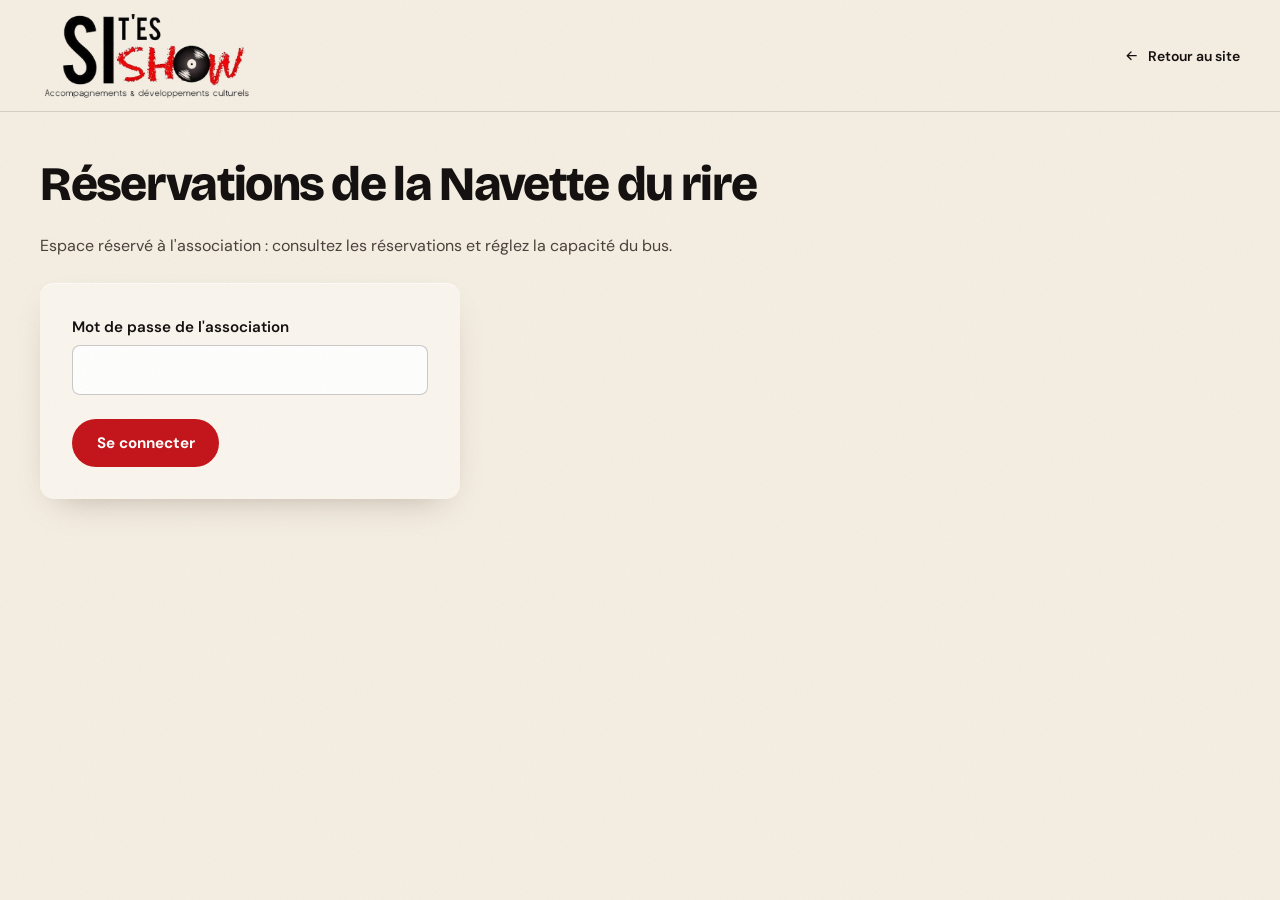
<file: admin-navette.html>
<!doctype html>
<html lang="fr">
<head>
  <meta charset="UTF-8">
  <meta name="viewport" content="width=device-width, initial-scale=1">
  <title>Réservations Navette — Espace association — SI T'ES SHOW</title>
  <meta name="robots" content="noindex, nofollow">
  <meta name="theme-color" content="#f5efe4">
  <link rel="icon" href="favicon.svg" type="image/svg+xml">
  <link rel="apple-touch-icon" href="apple-touch-icon.png">
  <link rel="preload" href="assets/fonts/bricolage-grotesque-latin.woff2" as="font" type="font/woff2" crossorigin>
  <link rel="stylesheet" href="styles.css">
  <script>document.documentElement.classList.add('js');</script>
</head>
<body>
  <a class="skip-link" href="#contenu">Aller au contenu</a>
  <svg width="0" height="0" style="position:absolute" aria-hidden="true" focusable="false">
    <symbol id="brush" viewBox="0 0 320 24">
      <path fill="currentColor" d="M3 15c38-6 92-11 150-11 54 0 110 3 164 8 2 0 3 2 1 3-30 1-60 2-96 3-28 1-52 3-82 4-36 2-76 2-112 1-14 0-26-1-26-4 0-2 1-3 1-4Zm22 6c46-2 98-2 150-3 30 0 66 0 96-2-28 3-70 5-110 6-46 1-92 1-136-1Z"/>
    </symbol>
  </svg>

  <header class="site-header site-header--page">
    <div class="header-surface" aria-hidden="true"></div>
    <div class="header-inner">
      <a class="brand" href="index.html" aria-label="SI T'ES SHOW, page d'accueil">
        <img src="assets/img/logo.webp" width="600" height="265" alt="SI T'ES SHOW — Accompagnements & développements culturels">
      </a>
      <a class="back-link" href="index.html#evenements"><svg class="icon" viewBox="0 0 24 24" aria-hidden="true"><path d="M19 12H5M11 6l-6 6 6 6"/></svg> Retour au site</a>
    </div>
  </header>


  <main id="contenu" class="admin">
    <div class="wrap admin-wrap">
      <h1>Réservations de la Navette du rire</h1>
      <p class="admin-intro">Espace réservé à l'association : consultez les réservations et réglez la capacité du bus.</p>

      <!-- Connexion -->
      <form class="form admin-login" data-admin-login novalidate>
        <div class="field">
          <label for="a-pass">Mot de passe de l'association</label>
          <input id="a-pass" name="password" type="password" autocomplete="current-password" required aria-describedby="a-pass-err">
          <p class="field-error" id="a-pass-err"></p>
        </div>
        <button class="button" type="submit">Se connecter</button>
      </form>

      <div class="admin-panel" data-admin-panel hidden>
        <p class="form-status" data-admin-status role="status" aria-live="polite"></p>

        <ul class="admin-stats">
          <li><span class="stat-value" data-a="reservees">–</span><span class="stat-label">places réservées</span></li>
          <li><span class="stat-value" data-a="restantes">–</span><span class="stat-label">places restantes</span></li>
          <li><span class="stat-value" data-a="capacite">–</span><span class="stat-label">places dans le bus</span></li>
          <li><span class="stat-value" data-a="nb">–</span><span class="stat-label">réservations</span></li>
        </ul>

        <div class="admin-grid">
          <form class="form" data-admin-capacity novalidate>
            <h2>Capacité du bus</h2>
            <div class="field">
              <label for="a-cap">Nombre de places</label>
              <input id="a-cap" name="capacite" type="number" inputmode="numeric" min="1" max="500" required aria-describedby="a-cap-hint">
              <p class="field-hint" id="a-cap-hint">Elle ne peut pas être inférieure aux places déjà réservées.</p>
            </div>
            <button class="button" type="submit">Enregistrer la capacité</button>
          </form>

          <div class="form">
            <h2>Par point de ramassage</h2>
            <ul class="admin-stops" data-admin-stops></ul>
          </div>
        </div>

        <div class="admin-toolbar">
          <h2>Liste des réservations</h2>
          <div class="admin-actions">
            <button class="button button-outline" type="button" data-admin-refresh>Actualiser</button>
            <button class="button button-outline" type="button" data-admin-export>Télécharger en CSV</button>
          </div>
        </div>
        <div class="admin-table-wrap">
          <table class="admin-table">
            <thead>
              <tr><th scope="col">Date</th><th scope="col">N°</th><th scope="col">Nom</th><th scope="col">Places</th><th scope="col">Ramassage</th><th scope="col">Téléphone</th><th scope="col">E-mail</th><th scope="col"><span class="sr-only">Actions</span></th></tr>
            </thead>
            <tbody data-admin-rows></tbody>
          </table>
        </div>
        <p class="admin-empty" data-admin-empty hidden>Aucune réservation pour l'instant.</p>

        <details class="admin-danger">
          <summary>Après l'événement : effacer toutes les réservations</summary>
          <p>Les données personnelles ne doivent pas être gardées plus longtemps que nécessaire. Téléchargez d'abord la liste si vous en avez besoin. Pour confirmer, tapez EFFACER.</p>
          <form data-admin-purge novalidate>
            <div class="field">
              <label for="a-purge">Confirmation</label>
              <input id="a-purge" name="confirmation" type="text" autocomplete="off">
            </div>
            <button class="button" type="submit">Effacer toutes les réservations</button>
          </form>
        </details>

        <button class="admin-logout" type="button" data-admin-logout>Se déconnecter</button>
      </div>
    </div>
  </main>

  <script src="admin-navette.js" defer></script>
</body>
</html>
</file>
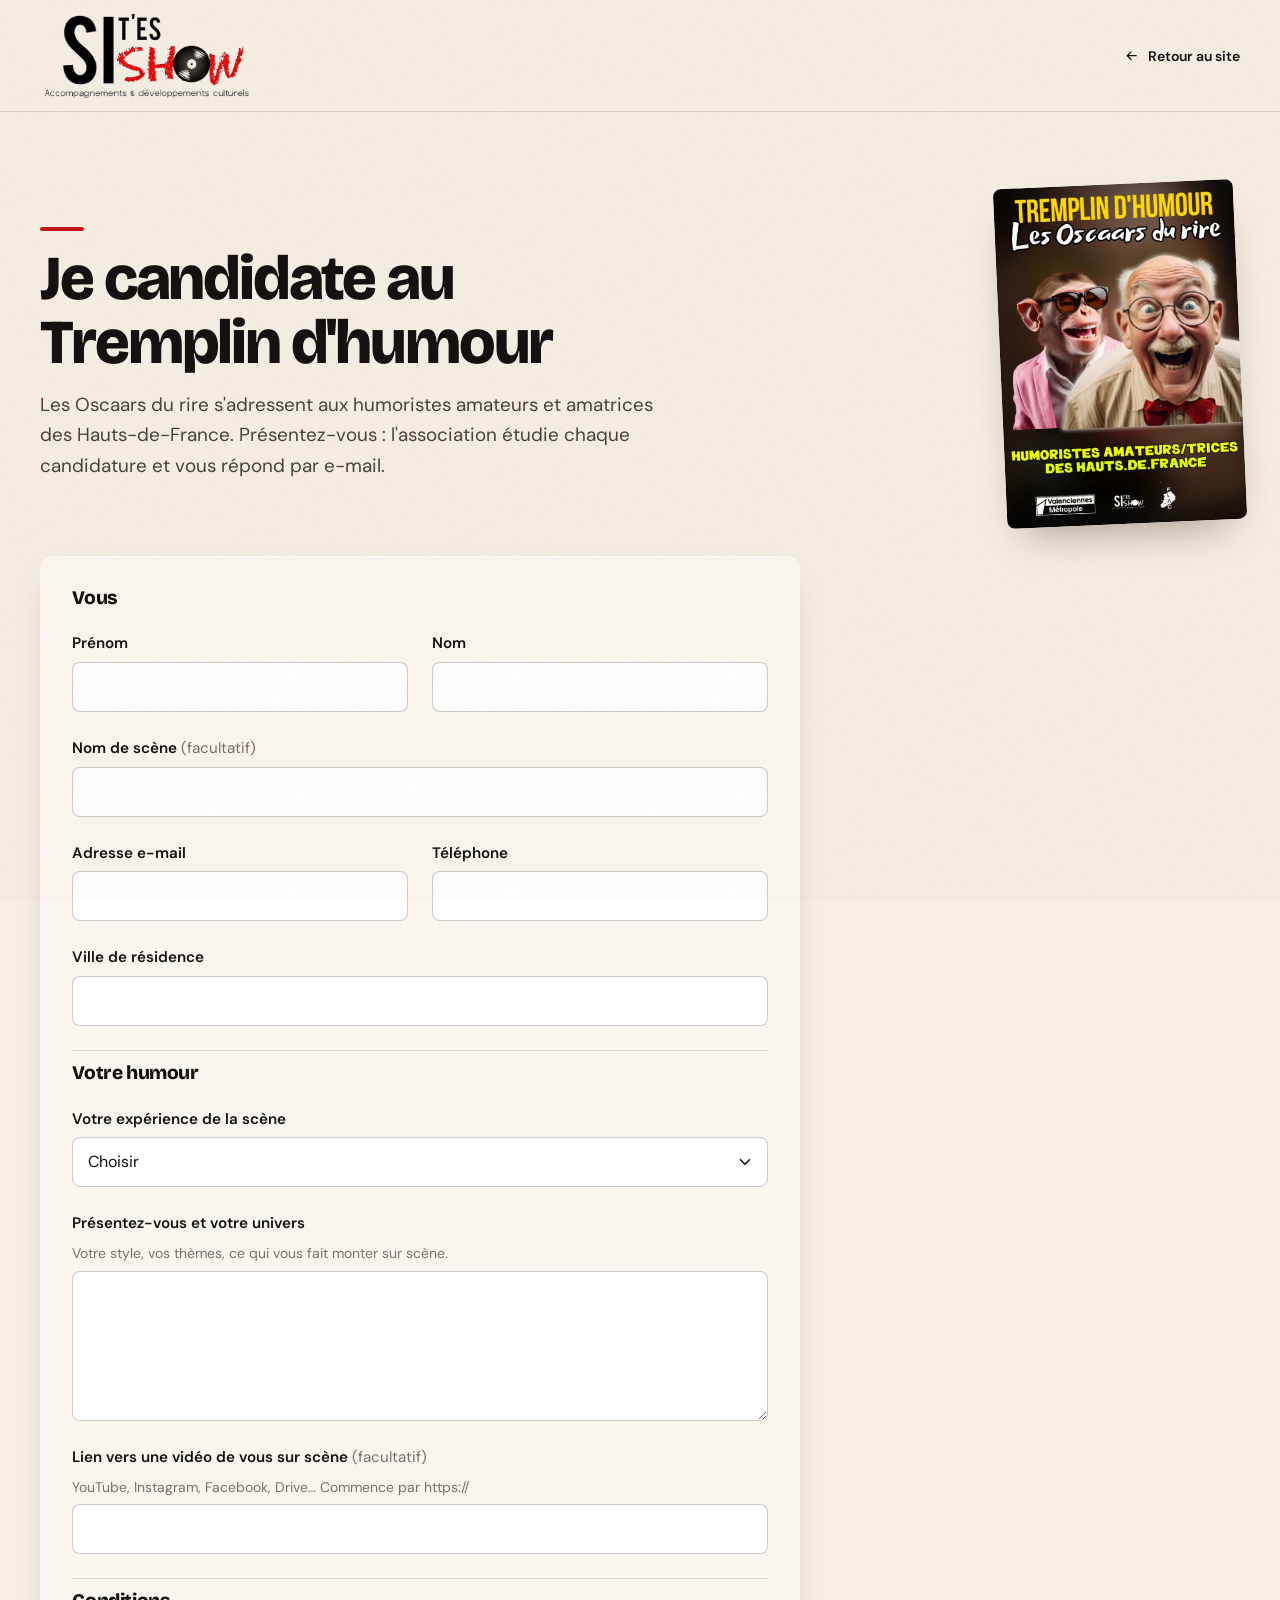
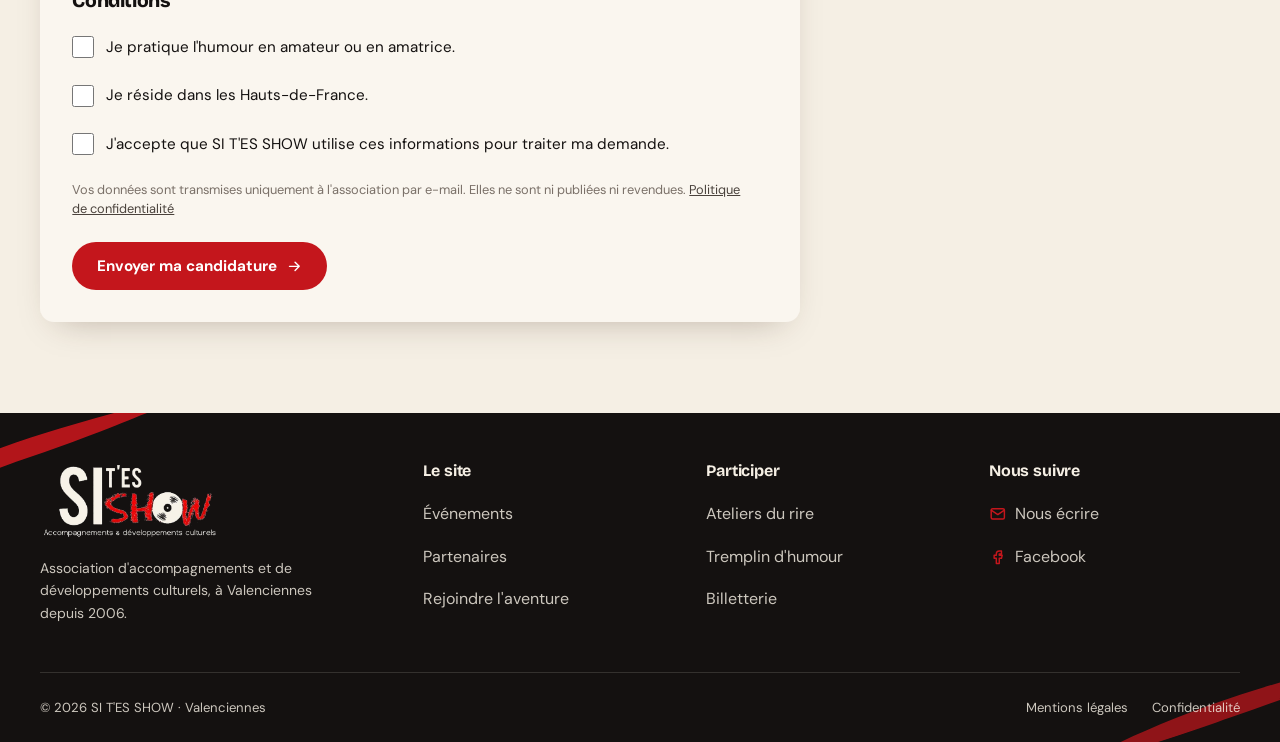
<file: candidature-tremplin.html>
<!doctype html>
<html lang="fr">
<head>
  <meta charset="UTF-8">
  <meta name="viewport" content="width=device-width, initial-scale=1">
  <title>Candidature au Tremplin d'humour Les Oscaars du rire — SI T'ES SHOW</title>
  <meta name="description" content="Humoristes amateurs et amatrices des Hauts-de-France : candidatez au Tremplin d'humour Les Oscaars du rire organisé par SI T'ES SHOW.">
  <meta name="theme-color" content="#f5efe4">
  <link rel="canonical" href="https://maquette-si-t-es-show.vercel.app/candidature-tremplin.html">
  <meta property="og:type" content="website">
  <meta property="og:locale" content="fr_FR">
  <meta property="og:site_name" content="SI T'ES SHOW">
  <meta property="og:title" content="Candidature au Tremplin d'humour Les Oscaars du rire — SI T'ES SHOW">
  <meta property="og:description" content="Humoristes amateurs et amatrices des Hauts-de-France : candidatez au Tremplin d'humour Les Oscaars du rire organisé par SI T'ES SHOW.">
  <meta property="og:url" content="https://maquette-si-t-es-show.vercel.app/candidature-tremplin.html">
  <meta property="og:image" content="https://maquette-si-t-es-show.vercel.app/assets/img/og-image.jpg">
  <meta name="twitter:card" content="summary_large_image">
  <link rel="icon" href="favicon.svg" type="image/svg+xml">
  <link rel="apple-touch-icon" href="apple-touch-icon.png">
  <link rel="preload" href="assets/fonts/bricolage-grotesque-latin.woff2" as="font" type="font/woff2" crossorigin>
  <link rel="stylesheet" href="styles.css">
  <script>document.documentElement.classList.add('js');</script>
</head>
<body>
  <a class="skip-link" href="#contenu">Aller au contenu</a>
  <svg width="0" height="0" style="position:absolute" aria-hidden="true" focusable="false">
    <symbol id="brush" viewBox="0 0 320 24">
      <path fill="currentColor" d="M3 15c38-6 92-11 150-11 54 0 110 3 164 8 2 0 3 2 1 3-30 1-60 2-96 3-28 1-52 3-82 4-36 2-76 2-112 1-14 0-26-1-26-4 0-2 1-3 1-4Zm22 6c46-2 98-2 150-3 30 0 66 0 96-2-28 3-70 5-110 6-46 1-92 1-136-1Z"/>
    </symbol>
  </svg>

  <header class="site-header site-header--page">
    <div class="header-surface" aria-hidden="true"></div>
    <div class="header-inner">
      <a class="brand" href="index.html" aria-label="SI T'ES SHOW, page d'accueil">
        <img src="assets/img/logo.webp" width="600" height="265" alt="SI T'ES SHOW — Accompagnements & développements culturels">
      </a>
      <a class="back-link" href="index.html#evenements"><svg class="icon" viewBox="0 0 24 24" aria-hidden="true"><path d="M19 12H5M11 6l-6 6 6 6"/></svg> Retour au site</a>
    </div>
  </header>

  <main id="contenu">
    <section class="wrap page-hero" aria-labelledby="page-title">
      <div>
        <span class="red-rule" aria-hidden="true"></span>
        <h1 id="page-title">Je candidate au Tremplin d'humour</h1>
        <p>Les Oscaars du rire s'adressent aux humoristes amateurs et amatrices des Hauts-de-France. Présentez-vous : l'association étudie chaque candidature et vous répond par e-mail.</p>
      </div>
      <img class="poster-thumb" src="assets/img/tremplin-humour.webp" width="720" height="1019" alt="Affiche du Tremplin d'humour Les Oscaars du rire">
    </section>
    <section class="wrap page-body" aria-label="Formulaire de candidature">
        <form class="form" data-form="candidature" action="/api/candidature" method="post" novalidate>
            <div class="form-fields">
              <h2 class="form-section-title">Vous</h2>
              <div class="form-row">
                <div class="field">
                    <label for="t-prenom">Prénom</label>
                    <input id="t-prenom" name="prenom" type="text" autocomplete="given-name" required maxlength="60" aria-describedby="t-prenom-err">
                    <p class="field-error" id="t-prenom-err"></p>
                  </div>
                <div class="field">
                    <label for="t-nom">Nom</label>
                    <input id="t-nom" name="nom" type="text" autocomplete="family-name" required maxlength="60" aria-describedby="t-nom-err">
                    <p class="field-error" id="t-nom-err"></p>
                  </div>
              </div>
              <div class="field">
                <label for="t-scene">Nom de scène <span class="optional">(facultatif)</span></label>
                <input id="t-scene" name="nom_scene" type="text" maxlength="80" aria-describedby="t-scene-err">
                <p class="field-error" id="t-scene-err"></p>
              </div>
              <div class="form-row">
                <div class="field">
                    <label for="t-email">Adresse e-mail</label>
                    <input id="t-email" name="email" type="email" autocomplete="email" inputmode="email" required maxlength="160" aria-describedby="t-email-err">
                    <p class="field-error" id="t-email-err"></p>
                  </div>
                <div class="field">
                    <label for="t-tel">Téléphone</label>
                    <input id="t-tel" name="telephone" type="tel" autocomplete="tel" inputmode="tel" required maxlength="25" aria-describedby="t-tel-err">
                    <p class="field-error" id="t-tel-err"></p>
                  </div>
              </div>
              <div class="field">
                <label for="t-ville">Ville de résidence</label>
                <input id="t-ville" name="ville" type="text" autocomplete="address-level2" required maxlength="80" aria-describedby="t-ville-err">
                <p class="field-error" id="t-ville-err"></p>
              </div>
              <h2 class="form-section-title">Votre humour</h2>
              <div class="field">
                <label for="t-exp">Votre expérience de la scène</label>
                <select id="t-exp" name="experience" required aria-describedby="t-exp-err">
                  <option value="">Choisir</option>
                  <option>Jamais encore sur scène</option>
                  <option>Quelques passages sur scène</option>
                  <option>Je joue régulièrement</option>
                </select>
                <p class="field-error" id="t-exp-err"></p>
              </div>
              <div class="field">
                <label for="t-pres">Présentez-vous et votre univers</label>
                <p class="field-hint" id="t-pres-hint">Votre style, vos thèmes, ce qui vous fait monter sur scène.</p>
                <textarea id="t-pres" name="presentation" required minlength="30" maxlength="2000" aria-describedby="t-pres-hint t-pres-err"></textarea>
                <p class="field-error" id="t-pres-err"></p>
              </div>
              <div class="field">
                <label for="t-video">Lien vers une vidéo de vous sur scène <span class="optional">(facultatif)</span></label>
                <p class="field-hint" id="t-video-hint">YouTube, Instagram, Facebook, Drive… Commence par https://</p>
                <input id="t-video" name="video" type="url" inputmode="url" maxlength="300" aria-describedby="t-video-hint t-video-err">
                <p class="field-error" id="t-video-err"></p>
              </div>
              <h2 class="form-section-title">Conditions</h2>
              <div class="field">
                <label class="choice" for="t-amateur">
                  <input id="t-amateur" name="amateur" type="checkbox" required aria-describedby="t-amateur-err">
                  <span>Je pratique l'humour en amateur ou en amatrice.</span>
                </label>
                <p class="field-error" id="t-amateur-err"></p>
              </div>
              <div class="field">
                <label class="choice" for="t-region">
                  <input id="t-region" name="region" type="checkbox" required aria-describedby="t-region-err">
                  <span>Je réside dans les Hauts-de-France.</span>
                </label>
                <p class="field-error" id="t-region-err"></p>
              </div>
              <div class="hp" aria-hidden="true">
                <label for="t-site">Ne pas remplir ce champ</label>
                <input id="t-site" name="site_web" type="text" tabindex="-1" autocomplete="off">
              </div>
              <div class="field">
                <label class="choice" for="t-rgpd">
                  <input id="t-rgpd" name="consentement" type="checkbox" required aria-describedby="t-rgpd-err">
                  <span>J'accepte que SI T'ES SHOW utilise ces informations pour traiter ma demande.</span>
                </label>
                <p class="field-error" id="t-rgpd-err"></p>
              </div>
              <p class="form-legal">Vos données sont transmises uniquement à l'association par e-mail. Elles ne sont ni publiées ni revendues. <a href="mentions-legales.html#confidentialite">Politique de confidentialité</a></p>
              <button class="button" type="submit">Envoyer ma candidature <svg class="icon" viewBox="0 0 24 24" aria-hidden="true"><path d="M5 12h14M13 6l6 6-6 6"/></svg></button>
            </div>
            <p class="form-status" role="status" aria-live="polite"></p>
          </form>
    </section>
  </main>

  <footer class="site-footer">
    <svg class="footer-brush footer-brush--a" viewBox="0 0 320 24" aria-hidden="true" focusable="false"><use href="#brush"/></svg>
    <svg class="footer-brush footer-brush--b" viewBox="0 0 320 24" aria-hidden="true" focusable="false"><use href="#brush"/></svg>
    <div class="wrap">
      <div class="footer-grid">
        <div class="footer-brand">
          <img src="assets/img/logo-clair.webp" width="600" height="265" loading="lazy" decoding="async" alt="SI T'ES SHOW">
          <p>Association d'accompagnements et de développements culturels, à Valenciennes depuis 2006.</p>
        </div>
        <div>
          <p class="footer-title">Le site</p>
          <ul class="footer-links">
            <li><a href="index.html#evenements">Événements</a></li>
            <li><a href="index.html#partenaires">Partenaires</a></li>
            <li><a href="index.html#rejoindre">Rejoindre l'aventure</a></li>
          </ul>
        </div>
        <div>
          <p class="footer-title">Participer</p>
          <ul class="footer-links">
            <li><a href="inscription-ateliers.html">Ateliers du rire</a></li>
            <li><a href="https://docs.google.com/forms/d/e/1FAIpQLScMeuX3CiegKZkaHcM3kTUaI3wI5D8a-_Fd_2i34Ym2ZDgTJg/viewform?usp=dialog" target="_blank" rel="noopener">Tremplin d'humour<span class="sr-only"> (formulaire Google, nouvel onglet)</span></a></li>
            <li><a data-config-href="billetterieJojoBernard" href="index.html#evenements" target="_blank" rel="noopener">Billetterie<span class="sr-only"> (nouvel onglet)</span></a></li>
          </ul>
        </div>
        <div>
          <p class="footer-title">Nous suivre</p>
          <ul class="footer-links">
            <li><a href="index.html#contact"><svg class="icon" viewBox="0 0 24 24" aria-hidden="true"><rect x="3" y="5" width="18" height="14" rx="2"/><path d="m3 7 9 6 9-6"/></svg>Nous écrire</a></li>
            <li><a data-config-href="facebook" href="https://www.facebook.com/share/1EKz69pP5z/?mibextid=wwXIfr" target="_blank" rel="noopener"><svg class="icon" viewBox="0 0 24 24" aria-hidden="true"><path d="M14 8h3V4h-3a4 4 0 0 0-4 4v2H7v4h3v7h4v-7h3l1-4h-4V8Z"/></svg>Facebook<span class="sr-only"> (nouvel onglet)</span></a></li>
          </ul>
        </div>
      </div>
      <div class="footer-bottom">
        <p>© <span data-year>2026</span> SI T'ES SHOW · Valenciennes</p>
        <nav aria-label="Informations légales">
          <a href="mentions-legales.html">Mentions légales</a>
          <a href="mentions-legales.html#confidentialite">Confidentialité</a>
        </nav>
      </div>
    </div>
  </footer>

  <script src="config.js"></script>
  <script src="script.js" defer></script>
</body>
</html>
</file>
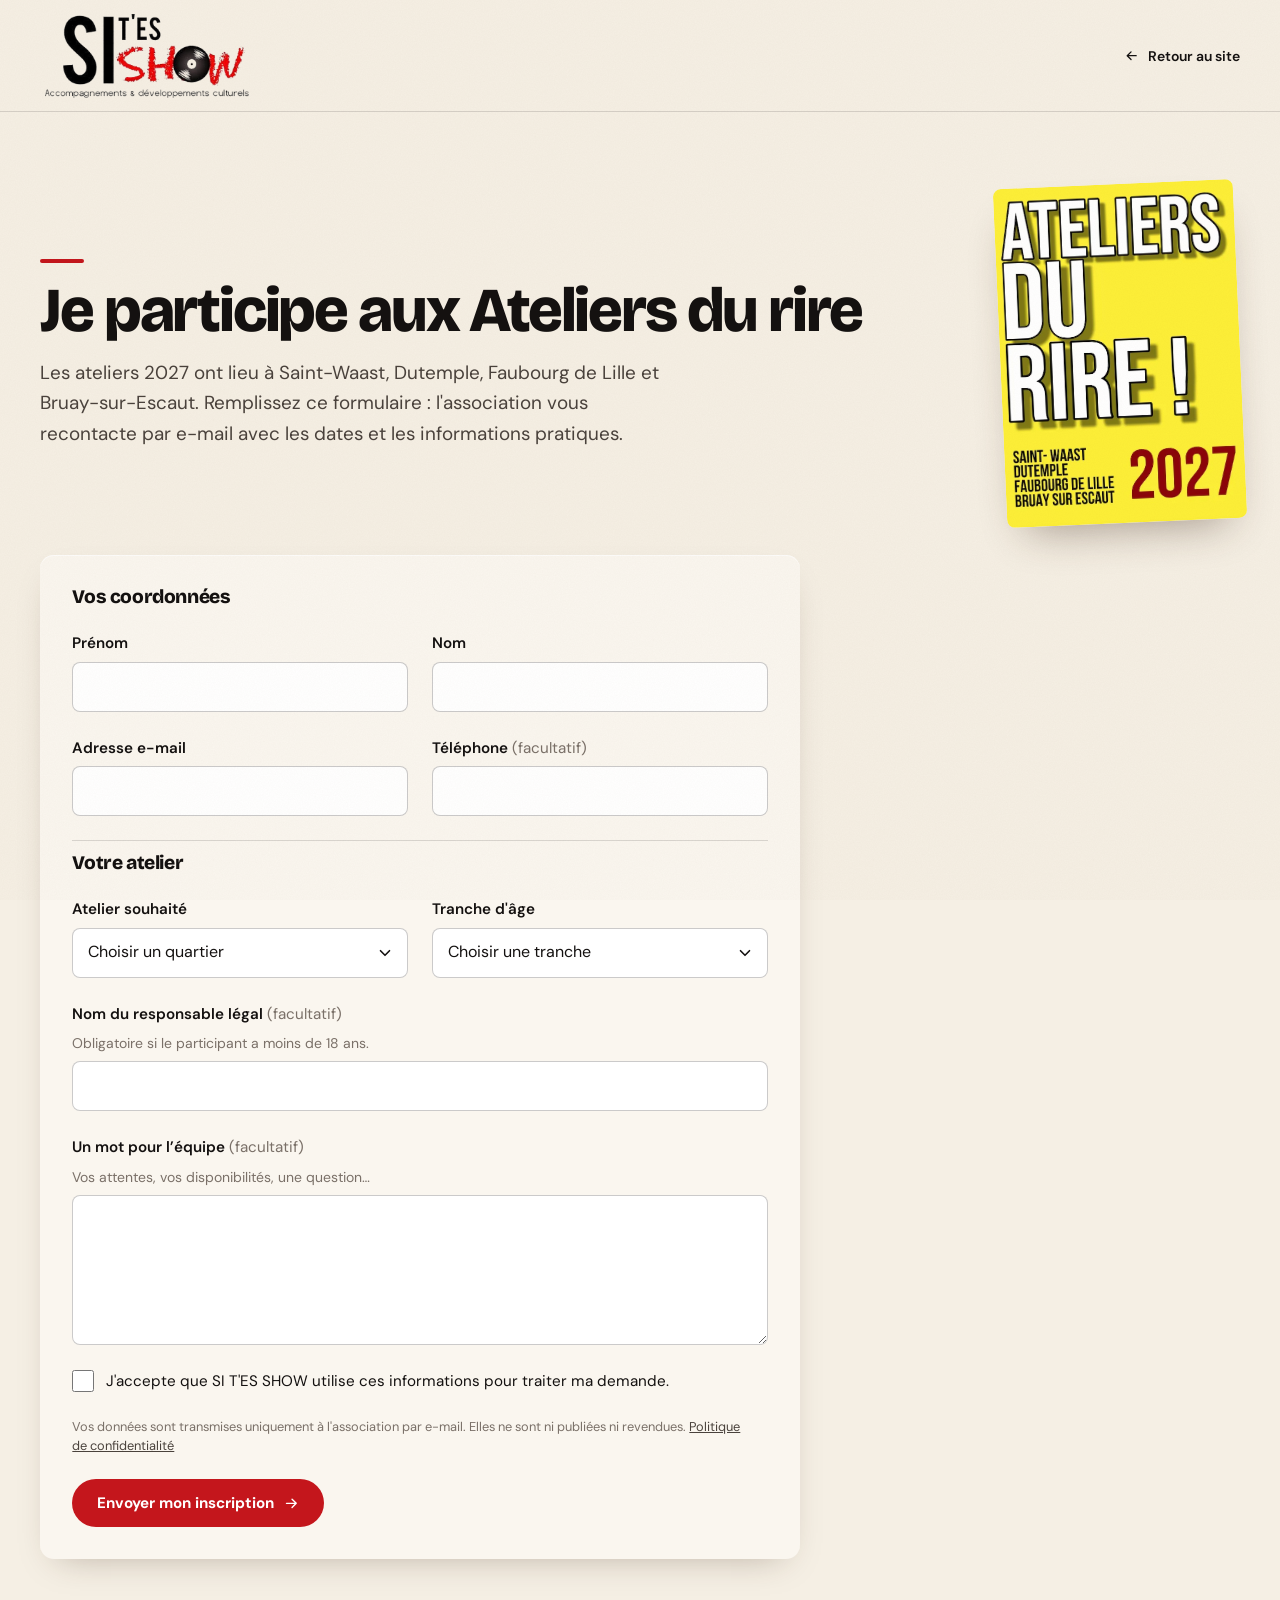
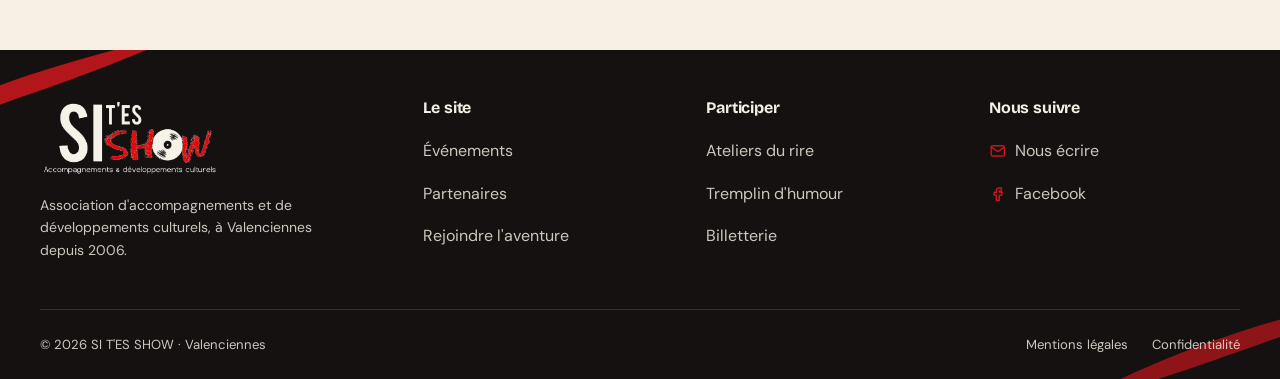
<file: inscription-ateliers.html>
<!doctype html>
<html lang="fr">
<head>
  <meta charset="UTF-8">
  <meta name="viewport" content="width=device-width, initial-scale=1">
  <title>Inscription aux Ateliers du rire — SI T'ES SHOW</title>
  <meta name="description" content="Inscrivez-vous aux Ateliers du rire 2027 de SI T'ES SHOW à Saint-Waast, Dutemple, Faubourg de Lille et Bruay-sur-Escaut.">
  <meta name="theme-color" content="#f5efe4">
  <link rel="canonical" href="https://maquette-si-t-es-show.vercel.app/inscription-ateliers.html">
  <meta property="og:type" content="website">
  <meta property="og:locale" content="fr_FR">
  <meta property="og:site_name" content="SI T'ES SHOW">
  <meta property="og:title" content="Inscription aux Ateliers du rire — SI T'ES SHOW">
  <meta property="og:description" content="Inscrivez-vous aux Ateliers du rire 2027 de SI T'ES SHOW à Saint-Waast, Dutemple, Faubourg de Lille et Bruay-sur-Escaut.">
  <meta property="og:url" content="https://maquette-si-t-es-show.vercel.app/inscription-ateliers.html">
  <meta property="og:image" content="https://maquette-si-t-es-show.vercel.app/assets/img/og-image.jpg">
  <meta name="twitter:card" content="summary_large_image">
  <link rel="icon" href="favicon.svg" type="image/svg+xml">
  <link rel="apple-touch-icon" href="apple-touch-icon.png">
  <link rel="preload" href="assets/fonts/bricolage-grotesque-latin.woff2" as="font" type="font/woff2" crossorigin>
  <link rel="stylesheet" href="styles.css">
  <script>document.documentElement.classList.add('js');</script>
</head>
<body>
  <a class="skip-link" href="#contenu">Aller au contenu</a>
  <svg width="0" height="0" style="position:absolute" aria-hidden="true" focusable="false">
    <symbol id="brush" viewBox="0 0 320 24">
      <path fill="currentColor" d="M3 15c38-6 92-11 150-11 54 0 110 3 164 8 2 0 3 2 1 3-30 1-60 2-96 3-28 1-52 3-82 4-36 2-76 2-112 1-14 0-26-1-26-4 0-2 1-3 1-4Zm22 6c46-2 98-2 150-3 30 0 66 0 96-2-28 3-70 5-110 6-46 1-92 1-136-1Z"/>
    </symbol>
  </svg>

  <header class="site-header site-header--page">
    <div class="header-surface" aria-hidden="true"></div>
    <div class="header-inner">
      <a class="brand" href="index.html" aria-label="SI T'ES SHOW, page d'accueil">
        <img src="assets/img/logo.webp" width="600" height="265" alt="SI T'ES SHOW — Accompagnements & développements culturels">
      </a>
      <a class="back-link" href="index.html#evenements"><svg class="icon" viewBox="0 0 24 24" aria-hidden="true"><path d="M19 12H5M11 6l-6 6 6 6"/></svg> Retour au site</a>
    </div>
  </header>

  <main id="contenu">
    <section class="wrap page-hero" aria-labelledby="page-title">
      <div>
        <span class="red-rule" aria-hidden="true"></span>
        <h1 id="page-title">Je participe aux Ateliers du rire</h1>
        <p>Les ateliers 2027 ont lieu à Saint-Waast, Dutemple, Faubourg de Lille et Bruay-sur-Escaut. Remplissez ce formulaire : l'association vous recontacte par e-mail avec les dates et les informations pratiques.</p>
      </div>
      <img class="poster-thumb" src="assets/img/atelier-du-rire.webp" width="609" height="861" alt="Affiche des Ateliers du rire 2027">
    </section>
    <section class="wrap page-body" aria-label="Formulaire d'inscription">
        <form class="form" data-form="inscription" action="/api/inscription" method="post" novalidate>
            <div class="form-fields">
              <h2 class="form-section-title">Vos coordonnées</h2>
              <div class="form-row">
                <div class="field">
                    <label for="i-prenom">Prénom</label>
                    <input id="i-prenom" name="prenom" type="text" autocomplete="given-name" required maxlength="60" aria-describedby="i-prenom-err">
                    <p class="field-error" id="i-prenom-err"></p>
                  </div>
                <div class="field">
                    <label for="i-nom">Nom</label>
                    <input id="i-nom" name="nom" type="text" autocomplete="family-name" required maxlength="60" aria-describedby="i-nom-err">
                    <p class="field-error" id="i-nom-err"></p>
                  </div>
              </div>
              <div class="form-row">
                <div class="field">
                    <label for="i-email">Adresse e-mail</label>
                    <input id="i-email" name="email" type="email" autocomplete="email" inputmode="email" required maxlength="160" aria-describedby="i-email-err">
                    <p class="field-error" id="i-email-err"></p>
                  </div>
                <div class="field">
                    <label for="i-tel">Téléphone <span class="optional">(facultatif)</span></label>
                    <input id="i-tel" name="telephone" type="tel" autocomplete="tel" inputmode="tel" maxlength="25" aria-describedby="i-tel-err">
                    <p class="field-error" id="i-tel-err"></p>
                  </div>
              </div>
              <h2 class="form-section-title">Votre atelier</h2>
              <div class="form-row">
                <div class="field">
                    <label for="i-atelier">Atelier souhaité</label>
                    <select id="i-atelier" name="atelier" required aria-describedby="i-atelier-err">
                      <option value="">Choisir un quartier</option>
                      <option>Saint-Waast</option>
                      <option>Dutemple</option>
                      <option>Faubourg de Lille</option>
                      <option>Bruay-sur-Escaut</option>
                      <option>Je ne sais pas encore</option>
                    </select>
                    <p class="field-error" id="i-atelier-err"></p>
                  </div>
                <div class="field">
                    <label for="i-age">Tranche d'âge</label>
                    <select id="i-age" name="age" required aria-describedby="i-age-err">
                      <option value="">Choisir une tranche</option>
                      <option>Moins de 18 ans</option>
                      <option>18 à 25 ans</option>
                      <option>26 à 59 ans</option>
                      <option>60 ans et plus</option>
                    </select>
                    <p class="field-error" id="i-age-err"></p>
                  </div>
              </div>
              <div class="field">
                <label for="i-resp">Nom du responsable légal <span class="optional">(facultatif)</span></label>
                <p class="field-hint" id="i-resp-hint">Obligatoire si le participant a moins de 18 ans.</p>
                <input id="i-resp" name="responsable" type="text" maxlength="100" data-required-when="age=Moins de 18 ans" aria-describedby="i-resp-hint i-resp-err">
                <p class="field-error" id="i-resp-err"></p>
              </div>
              <div class="field">
                <label for="i-message">Un mot pour l’équipe <span class="optional">(facultatif)</span></label>
                <p class="field-hint" id="i-message-hint">Vos attentes, vos disponibilités, une question…</p>
                <textarea id="i-message" name="message" maxlength="1500" aria-describedby="i-message-hint i-message-err"></textarea>
                <p class="field-error" id="i-message-err"></p>
              </div>
              <div class="hp" aria-hidden="true">
                <label for="i-site">Ne pas remplir ce champ</label>
                <input id="i-site" name="site_web" type="text" tabindex="-1" autocomplete="off">
              </div>
              <div class="field">
                <label class="choice" for="i-rgpd">
                  <input id="i-rgpd" name="consentement" type="checkbox" required aria-describedby="i-rgpd-err">
                  <span>J'accepte que SI T'ES SHOW utilise ces informations pour traiter ma demande.</span>
                </label>
                <p class="field-error" id="i-rgpd-err"></p>
              </div>
              <p class="form-legal">Vos données sont transmises uniquement à l'association par e-mail. Elles ne sont ni publiées ni revendues. <a href="mentions-legales.html#confidentialite">Politique de confidentialité</a></p>
              <button class="button" type="submit">Envoyer mon inscription <svg class="icon" viewBox="0 0 24 24" aria-hidden="true"><path d="M5 12h14M13 6l6 6-6 6"/></svg></button>
            </div>
            <p class="form-status" role="status" aria-live="polite"></p>
          </form>
    </section>
  </main>

  <footer class="site-footer">
    <svg class="footer-brush footer-brush--a" viewBox="0 0 320 24" aria-hidden="true" focusable="false"><use href="#brush"/></svg>
    <svg class="footer-brush footer-brush--b" viewBox="0 0 320 24" aria-hidden="true" focusable="false"><use href="#brush"/></svg>
    <div class="wrap">
      <div class="footer-grid">
        <div class="footer-brand">
          <img src="assets/img/logo-clair.webp" width="600" height="265" loading="lazy" decoding="async" alt="SI T'ES SHOW">
          <p>Association d'accompagnements et de développements culturels, à Valenciennes depuis 2006.</p>
        </div>
        <div>
          <p class="footer-title">Le site</p>
          <ul class="footer-links">
            <li><a href="index.html#evenements">Événements</a></li>
            <li><a href="index.html#partenaires">Partenaires</a></li>
            <li><a href="index.html#rejoindre">Rejoindre l'aventure</a></li>
          </ul>
        </div>
        <div>
          <p class="footer-title">Participer</p>
          <ul class="footer-links">
            <li><a href="inscription-ateliers.html">Ateliers du rire</a></li>
            <li><a href="https://docs.google.com/forms/d/e/1FAIpQLScMeuX3CiegKZkaHcM3kTUaI3wI5D8a-_Fd_2i34Ym2ZDgTJg/viewform?usp=dialog" target="_blank" rel="noopener">Tremplin d'humour<span class="sr-only"> (formulaire Google, nouvel onglet)</span></a></li>
            <li><a data-config-href="billetterieJojoBernard" href="index.html#evenements" target="_blank" rel="noopener">Billetterie<span class="sr-only"> (nouvel onglet)</span></a></li>
          </ul>
        </div>
        <div>
          <p class="footer-title">Nous suivre</p>
          <ul class="footer-links">
            <li><a href="index.html#contact"><svg class="icon" viewBox="0 0 24 24" aria-hidden="true"><rect x="3" y="5" width="18" height="14" rx="2"/><path d="m3 7 9 6 9-6"/></svg>Nous écrire</a></li>
            <li><a data-config-href="facebook" href="https://www.facebook.com/share/1EKz69pP5z/?mibextid=wwXIfr" target="_blank" rel="noopener"><svg class="icon" viewBox="0 0 24 24" aria-hidden="true"><path d="M14 8h3V4h-3a4 4 0 0 0-4 4v2H7v4h3v7h4v-7h3l1-4h-4V8Z"/></svg>Facebook<span class="sr-only"> (nouvel onglet)</span></a></li>
          </ul>
        </div>
      </div>
      <div class="footer-bottom">
        <p>© <span data-year>2026</span> SI T'ES SHOW · Valenciennes</p>
        <nav aria-label="Informations légales">
          <a href="mentions-legales.html">Mentions légales</a>
          <a href="mentions-legales.html#confidentialite">Confidentialité</a>
        </nav>
      </div>
    </div>
  </footer>

  <script src="config.js"></script>
  <script src="script.js" defer></script>
</body>
</html>
</file>
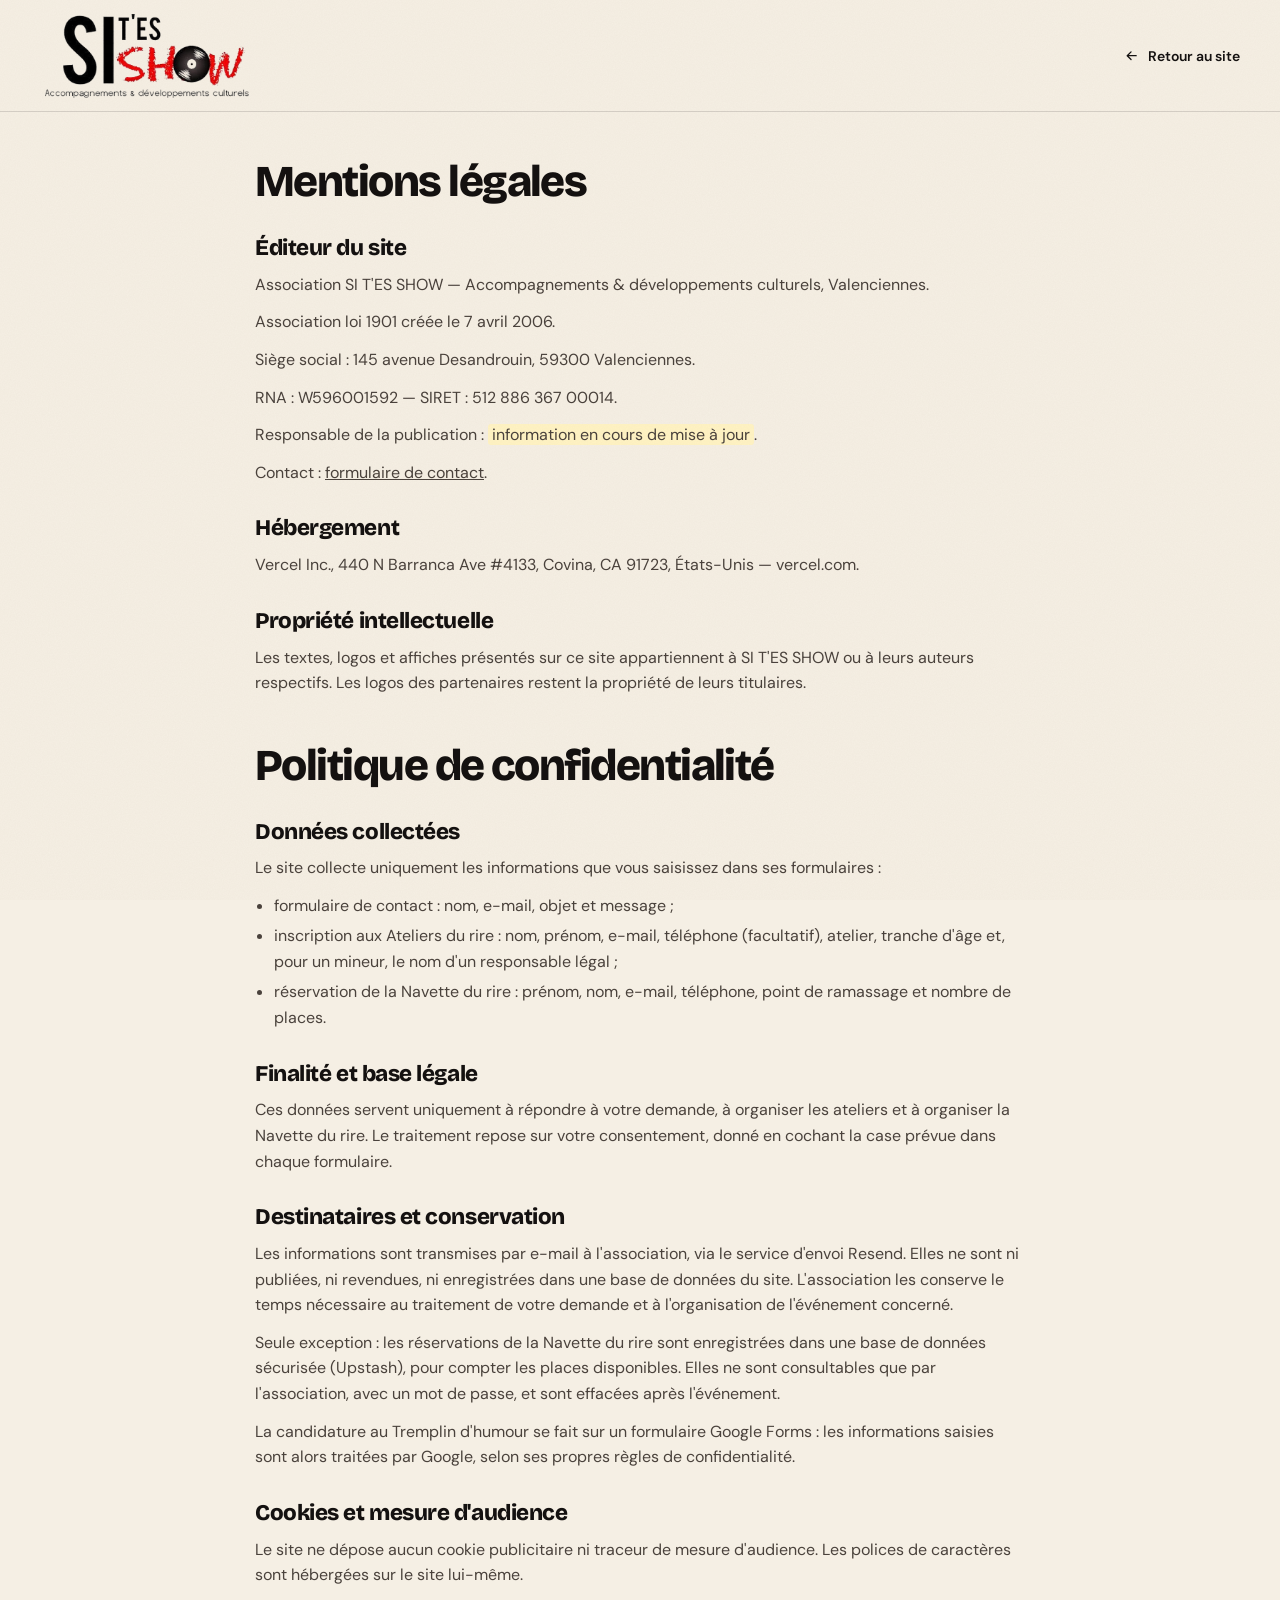
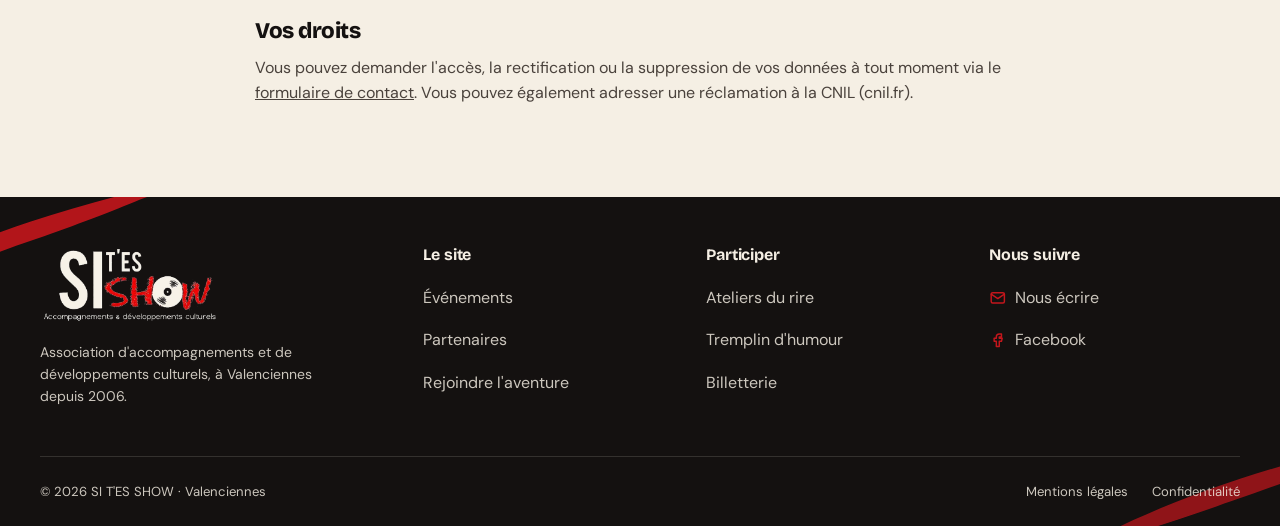
<file: mentions-legales.html>
<!doctype html>
<html lang="fr">
<head>
  <meta charset="UTF-8">
  <meta name="viewport" content="width=device-width, initial-scale=1">
  <title>Mentions légales et confidentialité — SI T'ES SHOW</title>
  <meta name="description" content="Mentions légales et politique de confidentialité du site de l'association SI T'ES SHOW.">
  <meta name="theme-color" content="#f5efe4">
  <link rel="canonical" href="https://maquette-si-t-es-show.vercel.app/mentions-legales.html">
  <meta property="og:type" content="website">
  <meta property="og:locale" content="fr_FR">
  <meta property="og:site_name" content="SI T'ES SHOW">
  <meta property="og:title" content="Mentions légales et confidentialité — SI T'ES SHOW">
  <meta property="og:description" content="Mentions légales et politique de confidentialité du site de l'association SI T'ES SHOW.">
  <meta property="og:url" content="https://maquette-si-t-es-show.vercel.app/mentions-legales.html">
  <meta property="og:image" content="https://maquette-si-t-es-show.vercel.app/assets/img/og-image.jpg">
  <meta name="twitter:card" content="summary_large_image">
  <link rel="icon" href="favicon.svg" type="image/svg+xml">
  <link rel="apple-touch-icon" href="apple-touch-icon.png">
  <link rel="preload" href="assets/fonts/bricolage-grotesque-latin.woff2" as="font" type="font/woff2" crossorigin>
  <link rel="stylesheet" href="styles.css">
  <script>document.documentElement.classList.add('js');</script>
</head>
<body>
  <a class="skip-link" href="#contenu">Aller au contenu</a>
  <svg width="0" height="0" style="position:absolute" aria-hidden="true" focusable="false">
    <symbol id="brush" viewBox="0 0 320 24">
      <path fill="currentColor" d="M3 15c38-6 92-11 150-11 54 0 110 3 164 8 2 0 3 2 1 3-30 1-60 2-96 3-28 1-52 3-82 4-36 2-76 2-112 1-14 0-26-1-26-4 0-2 1-3 1-4Zm22 6c46-2 98-2 150-3 30 0 66 0 96-2-28 3-70 5-110 6-46 1-92 1-136-1Z"/>
    </symbol>
  </svg>

  <header class="site-header site-header--page">
    <div class="header-surface" aria-hidden="true"></div>
    <div class="header-inner">
      <a class="brand" href="index.html" aria-label="SI T'ES SHOW, page d'accueil">
        <img src="assets/img/logo.webp" width="600" height="265" alt="SI T'ES SHOW — Accompagnements & développements culturels">
      </a>
      <a class="back-link" href="index.html#evenements"><svg class="icon" viewBox="0 0 24 24" aria-hidden="true"><path d="M19 12H5M11 6l-6 6 6 6"/></svg> Retour au site</a>
    </div>
  </header>

  <main id="contenu">
    <article class="wrap prose">
      <h1>Mentions légales</h1>

      <h2>Éditeur du site</h2>
      <p>Association SI T'ES SHOW — Accompagnements & développements culturels, Valenciennes.</p>
      <p>Association loi 1901 créée le 7 avril 2006.</p>
      <p>Siège social : 145 avenue Desandrouin, 59300 Valenciennes.</p>
      <p>RNA : W596001592 — SIRET : 512 886 367 00014.</p>
      <!-- À COMPLÉTER par l'association : nom du ou de la responsable de la publication. -->
      <p>Responsable de la publication : <span class="todo">information en cours de mise à jour</span>.</p>
      <p>Contact : <a href="index.html#contact">formulaire de contact</a>.</p>

      <h2>Hébergement</h2>
      <p>Vercel Inc., 440 N Barranca Ave #4133, Covina, CA 91723, États-Unis — vercel.com.</p>

      <h2>Propriété intellectuelle</h2>
      <p>Les textes, logos et affiches présentés sur ce site appartiennent à SI T'ES SHOW ou à leurs auteurs respectifs. Les logos des partenaires restent la propriété de leurs titulaires.</p>

      <h1 id="confidentialite">Politique de confidentialité</h1>

      <h2>Données collectées</h2>
      <p>Le site collecte uniquement les informations que vous saisissez dans ses formulaires :</p>
      <ul>
        <li>formulaire de contact : nom, e-mail, objet et message ;</li>
        <li>inscription aux Ateliers du rire : nom, prénom, e-mail, téléphone (facultatif), atelier, tranche d'âge et, pour un mineur, le nom d'un responsable légal ;</li>
        <li>réservation de la Navette du rire : prénom, nom, e-mail, téléphone, point de ramassage et nombre de places.</li>
      </ul>

      <h2>Finalité et base légale</h2>
      <p>Ces données servent uniquement à répondre à votre demande, à organiser les ateliers et à organiser la Navette du rire. Le traitement repose sur votre consentement, donné en cochant la case prévue dans chaque formulaire.</p>

      <h2>Destinataires et conservation</h2>
      <p>Les informations sont transmises par e-mail à l'association, via le service d'envoi Resend. Elles ne sont ni publiées, ni revendues, ni enregistrées dans une base de données du site. L'association les conserve le temps nécessaire au traitement de votre demande et à l'organisation de l'événement concerné.</p>
      <p>Seule exception : les réservations de la Navette du rire sont enregistrées dans une base de données sécurisée (Upstash), pour compter les places disponibles. Elles ne sont consultables que par l'association, avec un mot de passe, et sont effacées après l'événement.</p>
      <p>La candidature au Tremplin d'humour se fait sur un formulaire Google Forms : les informations saisies sont alors traitées par Google, selon ses propres règles de confidentialité.</p>

      <h2>Cookies et mesure d'audience</h2>
      <p>Le site ne dépose aucun cookie publicitaire ni traceur de mesure d'audience. Les polices de caractères sont hébergées sur le site lui-même.</p>

      <h2>Vos droits</h2>
      <p>Vous pouvez demander l'accès, la rectification ou la suppression de vos données à tout moment via le <a href="index.html#contact">formulaire de contact</a>. Vous pouvez également adresser une réclamation à la CNIL (cnil.fr).</p>
    </article>
  </main>

  <footer class="site-footer">
    <svg class="footer-brush footer-brush--a" viewBox="0 0 320 24" aria-hidden="true" focusable="false"><use href="#brush"/></svg>
    <svg class="footer-brush footer-brush--b" viewBox="0 0 320 24" aria-hidden="true" focusable="false"><use href="#brush"/></svg>
    <div class="wrap">
      <div class="footer-grid">
        <div class="footer-brand">
          <img src="assets/img/logo-clair.webp" width="600" height="265" loading="lazy" decoding="async" alt="SI T'ES SHOW">
          <p>Association d'accompagnements et de développements culturels, à Valenciennes depuis 2006.</p>
        </div>
        <div>
          <p class="footer-title">Le site</p>
          <ul class="footer-links">
            <li><a href="index.html#evenements">Événements</a></li>
            <li><a href="index.html#partenaires">Partenaires</a></li>
            <li><a href="index.html#rejoindre">Rejoindre l'aventure</a></li>
          </ul>
        </div>
        <div>
          <p class="footer-title">Participer</p>
          <ul class="footer-links">
            <li><a href="inscription-ateliers.html">Ateliers du rire</a></li>
            <li><a href="https://docs.google.com/forms/d/e/1FAIpQLScMeuX3CiegKZkaHcM3kTUaI3wI5D8a-_Fd_2i34Ym2ZDgTJg/viewform?usp=dialog" target="_blank" rel="noopener">Tremplin d'humour<span class="sr-only"> (formulaire Google, nouvel onglet)</span></a></li>
            <li><a data-config-href="billetterieJojoBernard" href="index.html#evenements" target="_blank" rel="noopener">Billetterie<span class="sr-only"> (nouvel onglet)</span></a></li>
          </ul>
        </div>
        <div>
          <p class="footer-title">Nous suivre</p>
          <ul class="footer-links">
            <li><a href="index.html#contact"><svg class="icon" viewBox="0 0 24 24" aria-hidden="true"><rect x="3" y="5" width="18" height="14" rx="2"/><path d="m3 7 9 6 9-6"/></svg>Nous écrire</a></li>
            <li><a data-config-href="facebook" href="https://www.facebook.com/share/1EKz69pP5z/?mibextid=wwXIfr" target="_blank" rel="noopener"><svg class="icon" viewBox="0 0 24 24" aria-hidden="true"><path d="M14 8h3V4h-3a4 4 0 0 0-4 4v2H7v4h3v7h4v-7h3l1-4h-4V8Z"/></svg>Facebook<span class="sr-only"> (nouvel onglet)</span></a></li>
          </ul>
        </div>
      </div>
      <div class="footer-bottom">
        <p>© <span data-year>2026</span> SI T'ES SHOW · Valenciennes</p>
        <nav aria-label="Informations légales">
          <a href="mentions-legales.html">Mentions légales</a>
          <a href="mentions-legales.html#confidentialite">Confidentialité</a>
        </nav>
      </div>
    </div>
  </footer>

  <script src="config.js"></script>
  <script src="script.js" defer></script>
</body>
</html>
</file>
<file: styles.css>
/* =========================================================
   SI T'ES SHOW — feuille de styles
   Mobile first : les styles de base visent le smartphone,
   les @media (min-width) enrichissent tablette puis desktop.
   ========================================================= */

/* ---------- Polices (auto-hébergées, aucun appel à Google) ---------- */
@font-face {
  font-family: 'Bricolage Grotesque';
  src: url('assets/fonts/bricolage-grotesque-latin.woff2') format('woff2');
  font-weight: 500 800;
  font-display: swap;
}
@font-face {
  font-family: 'DM Sans';
  src: url('assets/fonts/dm-sans-latin.woff2') format('woff2');
  font-weight: 400 700;
  font-display: swap;
}

/* ---------- Design tokens ---------- */
:root {
  /* Couleurs */
  --paper: #f5efe4;          /* ivoire, fond principal */
  --paper-soft: #faf6ef;     /* crème clair, cartes et champs */
  --paper-deep: #ece3d4;     /* crème chaud, sections alternées */
  --ink: #141110;            /* noir des textes */
  --ink-soft: #4a423c;       /* texte secondaire */
  --ink-muted: #7a7068;      /* indications */
  --red: #c4161c;            /* rouge d'accent */
  --red-deep: #9c0f14;       /* rouge survol */
  --line: rgba(20, 17, 16, .14);
  --focus: #c4161c;

  /* Typographie */
  --font-display: 'Bricolage Grotesque', 'Arial Narrow', system-ui, sans-serif;
  --font-body: 'DM Sans', system-ui, -apple-system, 'Segoe UI', sans-serif;
  --fs-hero: clamp(2.75rem, 1.6rem + 5.6vw, 5.4rem);
  --fs-h2: clamp(1.9rem, 1.4rem + 2vw, 2.75rem);
  --fs-h3: clamp(1.2rem, 1.05rem + .6vw, 1.45rem);
  --fs-lead: clamp(1.02rem, .96rem + .3vw, 1.18rem);
  --fs-body: 1rem;
  --fs-small: .875rem;

  /* Espacements */
  --space-1: .5rem;
  --space-2: .75rem;
  --space-3: 1rem;
  --space-4: 1.5rem;
  --space-5: 2rem;
  --space-6: 3rem;
  --space-7: 4.5rem;
  --section-y: clamp(3.5rem, 2.5rem + 4vw, 6rem);
  --gutter: clamp(1.125rem, .6rem + 2.4vw, 3rem);
  --content: 1200px;

  /* Rayons et ombres */
  --radius-s: 8px;
  --radius-m: 14px;
  --radius-pill: 999px;
  --shadow-card: 0 1px 0 rgba(255, 255, 255, .7) inset, 0 14px 34px -18px rgba(60, 38, 20, .35);
  --shadow-lift: 0 22px 44px -20px rgba(60, 38, 20, .45);

  /* Texture papier (bruit SVG très discret) */
  --grain: url("data:image/svg+xml,%3Csvg xmlns='http://www.w3.org/2000/svg' width='220' height='220'%3E%3Cfilter id='n'%3E%3CfeTurbulence type='fractalNoise' baseFrequency='.85' numOctaves='3' stitchTiles='stitch'/%3E%3CfeColorMatrix values='0 0 0 0 .35 0 0 0 0 .25 0 0 0 0 .15 0 0 0 .5 0'/%3E%3C/filter%3E%3Crect width='100%25' height='100%25' filter='url(%23n)'/%3E%3C/svg%3E");

  --ease-out: cubic-bezier(.2, .7, .2, 1);
  --header-h: 76px;
}

/* ---------- Base ---------- */
*, *::before, *::after { box-sizing: border-box; }
html {
  scroll-behavior: smooth;
  scroll-padding-top: 88px;
  -webkit-text-size-adjust: 100%;
}
body {
  margin: 0;
  min-height: 100vh;
  color: var(--ink);
  background-color: var(--paper);
  font-family: var(--font-body);
  font-size: var(--fs-body);
  line-height: 1.6;
  -webkit-font-smoothing: antialiased;
  overflow-x: hidden;
}
/* Grain papier global, fixe et non interactif */
body::before {
  content: '';
  position: fixed;
  inset: 0;
  z-index: 100;
  pointer-events: none;
  background-image: var(--grain);
  opacity: .09;
  mix-blend-mode: multiply;
}
img { display: block; max-width: 100%; height: auto; }
a { color: inherit; }
h1, h2, h3, p, ul, ol, figure, blockquote { margin: 0; }
h1, h2, h3 {
  font-family: var(--font-display);
  font-weight: 800;
  line-height: 1.02;
  letter-spacing: -.035em;
  text-wrap: balance;
}
p { text-wrap: pretty; }

:focus-visible {
  outline: 3px solid var(--focus);
  outline-offset: 3px;
  border-radius: 4px;
}

.sr-only {
  position: absolute !important;
  width: 1px; height: 1px;
  padding: 0; margin: -1px;
  overflow: hidden;
  clip: rect(0 0 0 0);
  white-space: nowrap;
  border: 0;
}
.skip-link {
  position: absolute;
  left: var(--gutter);
  top: -100px;
  z-index: 200;
  padding: .75rem 1.1rem;
  border-radius: var(--radius-s);
  background: var(--ink);
  color: var(--paper);
  font-weight: 700;
  text-decoration: none;
}
.skip-link:focus { top: .75rem; }

.wrap {
  width: min(var(--content), 100% - 2 * var(--gutter));
  margin-inline: auto;
}

.icon {
  width: 1.1em;
  height: 1.1em;
  flex: 0 0 auto;
  fill: none;
  stroke: currentColor;
  stroke-width: 2;
  stroke-linecap: round;
  stroke-linejoin: round;
}

/* ---------- Boutons ---------- */
.button {
  --btn-bg: var(--red);
  --btn-fg: #fff;
  min-height: 48px;
  padding: .7rem 1.4rem;
  display: inline-flex;
  align-items: center;
  justify-content: center;
  gap: .6rem;
  border: 2px solid transparent;
  border-radius: var(--radius-pill);
  background: var(--btn-bg);
  color: var(--btn-fg);
  font: 700 .95rem/1.2 var(--font-body);
  text-decoration: none;
  text-align: center;
  cursor: pointer;
  transition: background-color .2s ease, color .2s ease, border-color .2s ease, transform .2s var(--ease-out);
}
.button .icon { transition: transform .25s var(--ease-out); }
.button:hover { --btn-bg: var(--red-deep); }
.button:hover .icon { transform: translateX(3px); }
.button:active { transform: translateY(1px); }
.button-outline {
  --btn-bg: transparent;
  --btn-fg: var(--ink);
  border-color: var(--ink);
}
.button-outline:hover { --btn-bg: var(--ink); --btn-fg: var(--paper); }
.button-light {
  --btn-bg: var(--paper);
  --btn-fg: var(--ink);
}
.button-light:hover { --btn-bg: #fff; }
.button-block { width: 100%; }
.button[disabled], .button[aria-disabled="true"] {
  cursor: not-allowed;
  opacity: .55;
  pointer-events: none;
}

/* ---------- Titres de section ---------- */
.section { padding-block: var(--section-y); position: relative; }
.section-heading {
  display: flex;
  align-items: center;
  gap: var(--space-3);
  margin-bottom: var(--space-5);
}
.section-heading h2 { font-size: var(--fs-h2); }
.red-rule {
  display: block;
  width: 44px;
  height: 4px;
  flex: 0 0 auto;
  border-radius: 2px;
  background: var(--red);
}
.section-intro {
  max-width: 60ch;
  margin-top: calc(-1 * var(--space-3));
  margin-bottom: var(--space-5);
  color: var(--ink-soft);
  font-size: var(--fs-lead);
}

/* =========================================================
   HEADER — surface crème asymétrique posée sur le Hero
   ========================================================= */
.site-header {
  position: absolute;
  inset: 0 0 auto 0;
  z-index: 50;
  height: var(--header-h);
}
/* La surface crème : bord inférieur arrondi et asymétrique vers la droite */
.header-surface {
  position: absolute;
  inset: 0 auto 0 0;
  width: calc(100% - 88px);
  background-color: var(--paper);
  border-bottom-right-radius: 120px 100%;
  box-shadow: 10px 6px 26px -14px rgba(40, 24, 10, .45);
}
.header-inner {
  position: relative;
  height: 100%;
  width: min(var(--content), 100% - 2 * var(--gutter));
  margin-inline: auto;
  display: flex;
  align-items: center;
  justify-content: space-between;
  gap: var(--space-4);
}
.brand { display: block; flex: 0 0 auto; width: 150px; }
.brand img { width: 100%; height: auto; }

.menu-toggle {
  width: 48px;
  height: 48px;
  display: inline-flex;
  flex-direction: column;
  align-items: center;
  justify-content: center;
  gap: 6px;
  border: 0;
  border-radius: 50%;
  background: var(--paper);
  box-shadow: 0 6px 18px -6px rgba(0, 0, 0, .5);
  cursor: pointer;
}
.menu-toggle span {
  display: block;
  width: 20px;
  height: 2px;
  border-radius: 2px;
  background: var(--ink);
  transition: transform .25s var(--ease-out), opacity .2s;
}
.menu-toggle[aria-expanded="true"] span:nth-child(1) { transform: translateY(8px) rotate(45deg); }
.menu-toggle[aria-expanded="true"] span:nth-child(2) { opacity: 0; }
.menu-toggle[aria-expanded="true"] span:nth-child(3) { transform: translateY(-8px) rotate(-45deg); }

/* Menu mobile : panneau crème qui se déplie sous le header */
.main-nav {
  position: absolute;
  top: calc(100% + 10px);
  left: var(--gutter);
  right: var(--gutter);
  padding: var(--space-3);
  display: grid;
  gap: 2px;
  border-radius: var(--radius-m);
  background: var(--paper-soft);
  box-shadow: var(--shadow-lift);
  opacity: 0;
  visibility: hidden;
  transform: translateY(-8px);
  transition: opacity .22s ease, transform .22s var(--ease-out), visibility 0s linear .22s;
}
.main-nav.is-open {
  opacity: 1;
  visibility: visible;
  transform: none;
  transition: opacity .22s ease, transform .22s var(--ease-out), visibility 0s;
}
.main-nav .nav-links { display: grid; gap: 2px; }
.main-nav a {
  min-height: 48px;
  padding: .75rem .9rem;
  display: flex;
  align-items: center;
  border-radius: var(--radius-s);
  font-weight: 600;
  text-decoration: none;
}
.main-nav a:hover { background: var(--paper-deep); }
.main-nav .nav-contact {
  margin-top: var(--space-1);
  justify-content: center;
  gap: .55rem;
  border: 2px solid var(--ink);
  border-radius: var(--radius-pill);
}
.main-nav .nav-contact:hover { background: var(--ink); color: var(--paper); }

/* Header des pages intérieures : bandeau crème plein */
.site-header--page { position: relative; }
.site-header--page .header-surface {
  width: 100%;
  border-bottom-right-radius: 0;
  box-shadow: none;
  border-bottom: 1px solid var(--line);
}
.back-link {
  min-height: 44px;
  display: inline-flex;
  align-items: center;
  gap: .5rem;
  font-weight: 600;
  font-size: var(--fs-small);
  text-decoration: none;
}
.back-link:hover { color: var(--red); }

/* =========================================================
   HERO — la photo occupe toute la largeur et se fond dans le crème
   ========================================================= */
.hero {
  position: relative;
  isolation: isolate;
  overflow: hidden;
  background: var(--paper);
  padding-top: 280px;   /* mobile : la photo occupe le haut, le texte passe dessous */
  padding-bottom: var(--space-6);
}
.hero-media {
  position: absolute;
  inset: 0 0 auto 0;
  height: 420px;
  z-index: -2;
}
.hero-media img {
  width: 100%;
  height: 100%;
  object-fit: cover;
  object-position: 30% 40%;
}
/* Couches de dégradés : fondu vertical vers le crème sur mobile */
.hero::before {
  content: '';
  position: absolute;
  inset: 0 0 auto 0;
  height: 424px;
  z-index: -1;
  background:
    linear-gradient(180deg, rgba(245, 239, 228, 0) 30%, rgba(245, 239, 228, .72) 66%, var(--paper) 94%),
    linear-gradient(90deg, rgba(245, 239, 228, .35), rgba(245, 239, 228, 0) 60%);
}
.hero-content { position: relative; }
.hero h1 {
  font-size: var(--fs-hero);
  line-height: .96;
  letter-spacing: -.045em;
  margin-bottom: var(--space-4);
}
.hero h1 .line { display: block; }
.hero h1 .line-red { color: var(--red); }
.hero-copy {
  max-width: 34ch;
  margin-bottom: var(--space-5);
  color: var(--ink-soft);
  font-size: var(--fs-lead);
}

/* Entrée orchestrée du Hero (un seul moment d'animation au chargement) */
@media (prefers-reduced-motion: no-preference) {
  .hero h1 .line,
  .hero-copy,
  .hero .button {
    animation: rise .8s var(--ease-out) both;
  }
  .hero h1 .line:nth-child(2) { animation-delay: .08s; }
  .hero h1 .line:nth-child(3) { animation-delay: .2s; }
  .hero-copy { animation-delay: .32s; }
  .hero .button { animation-delay: .42s; }
  .hero-media img { animation: settle 1.6s var(--ease-out) both; }
}
@keyframes rise {
  from { opacity: 0; transform: translateY(18px); }
  to { opacity: 1; transform: none; }
}
@keyframes settle {
  from { opacity: 0; transform: scale(1.06); }
  to { opacity: 1; transform: none; }
}

/* =========================================================
   À L'AFFICHE
   ========================================================= */
.events { padding-top: var(--space-6); }
.event-grid {
  display: grid;
  gap: var(--space-5);
  max-width: 420px;
  margin-inline: auto;
}
.event-card {
  display: flex;
  flex-direction: column;
  border-radius: var(--radius-m);
  background: var(--paper-soft);
  box-shadow: var(--shadow-card);
  overflow: hidden;
  transition: transform .35s var(--ease-out), box-shadow .35s var(--ease-out);
}
.poster-link {
  display: block;
  aspect-ratio: 5 / 7;
  overflow: hidden;
  background: var(--paper-deep);
}
.poster-link img {
  width: 100%;
  height: 100%;
  object-fit: cover;
  transition: transform .6s var(--ease-out);
}
.event-body {
  flex: 1;
  grid-template-rows: auto 1fr auto; /* boutons alignés en bas, quelle que soit la longueur du texte */
  padding: var(--space-3) var(--space-3) var(--space-4);
  display: grid;
  gap: var(--space-2);
}
.event-body h3 { font-size: var(--fs-h3); }
.event-body p {
  color: var(--ink-soft);
  font-size: var(--fs-small);
  line-height: 1.5;
}
.event-body .button { margin-top: var(--space-1); }
@media (hover: hover) {
  .event-card:hover { transform: translateY(-6px); box-shadow: var(--shadow-lift); }
  .event-card:hover .poster-link img { transform: scale(1.03); }
}

/* =========================================================
   L'ASSOCIATION — logo grand format, sillons de vinyle
   ========================================================= */
.about {
  background-color: var(--paper-deep);
  overflow: hidden;
}
/* Transition douce : la section « déborde » en vague sur la précédente */
.about::before {
  content: '';
  position: absolute;
  inset: -1px 0 auto 0;
  height: 48px;
  background: var(--paper);
  border-radius: 0 0 50% 50% / 0 0 100% 100%;
}
.about-inner {
  position: relative;
  z-index: 1;
  display: grid;
  gap: var(--space-5);
  padding-top: var(--space-3);
}
.about-brand { justify-self: center; width: min(100%, 360px); }
.about-brand img { width: 100%; }
.brush {
  display: block;
  width: 82%;
  height: 18px;
  margin: var(--space-2) auto 0;
  color: var(--red);
}
.about-copy h2 { font-size: var(--fs-h2); margin: var(--space-3) 0; }
.about-copy > p {
  max-width: 58ch;
  color: var(--ink-soft);
  font-size: 1.05rem;
}
.about-more {
  margin-top: var(--space-4);
  max-width: 58ch;
}
.about-more[hidden] { display: none; }
.about-more h3 { font-size: 1.15rem; margin-bottom: var(--space-2); letter-spacing: -.02em; }
.about-more ul {
  padding: 0;
  list-style: none;
  display: grid;
  gap: var(--space-3);
}
.about-more li {
  padding-left: var(--space-4);
  position: relative;
  color: var(--ink-soft);
}
.about-more li::before {
  content: '';
  position: absolute;
  left: 0;
  top: .62em;
  width: 12px;
  height: 3px;
  border-radius: 2px;
  background: var(--red);
}
.about-more li strong { color: var(--ink); }
.about-actions {
  margin-top: var(--space-4);
  display: flex;
  flex-wrap: wrap;
  gap: var(--space-2);
}
.about-more:not([hidden]) {
  animation: rise .45s var(--ease-out) both;
}
.vinyl {
  position: absolute;
  right: -300px;
  top: 50%;
  width: 520px;
  aspect-ratio: 1;
  border-radius: 50%;
  transform: translateY(-50%);
  background:
    radial-gradient(circle, transparent 0 14%, rgba(20, 17, 16, .05) 14.2% 30%, transparent 30.2%),
    repeating-radial-gradient(circle, rgba(20, 17, 16, .075) 0 1px, transparent 1px 6px);
  -webkit-mask-image: radial-gradient(circle, #000 60%, transparent 71%);
          mask-image: radial-gradient(circle, #000 60%, transparent 71%);
  pointer-events: none;
}

/* =========================================================
   GALERIE, CHIFFRES, TÉMOIGNAGES (affichés seulement si du contenu existe)
   ========================================================= */
.gallery-grid {
  display: grid;
  grid-template-columns: repeat(2, 1fr);
  grid-auto-rows: 150px;
  grid-auto-flow: dense;
  gap: var(--space-2);
}
.gallery-grid figure {
  position: relative;
  overflow: hidden;
  border-radius: var(--radius-s);
  background: var(--paper-deep);
}
.gallery-grid figure.is-wide { grid-column: span 2; }
.gallery-grid figure.is-tall { grid-row: span 2; }
.gallery-grid img { width: 100%; height: 100%; object-fit: cover; }
.gallery-grid figcaption {
  position: absolute;
  inset: auto 0 0 0;
  padding: var(--space-4) var(--space-2) var(--space-2);
  background: linear-gradient(180deg, transparent, rgba(20, 17, 16, .75));
  color: var(--paper);
  font-size: var(--fs-small);
  font-weight: 600;
}

.stats { background: var(--ink); color: var(--paper); }
.stats .section-heading h2 { color: var(--paper); }
.stats-list {
  padding: 0;
  list-style: none;
  display: grid;
  grid-template-columns: repeat(2, 1fr);
  gap: var(--space-5) var(--space-4);
}
.stats-list li { border-top: 2px solid var(--red); padding-top: var(--space-3); }
.stat-value {
  display: block;
  font-family: var(--font-display);
  font-size: clamp(2.4rem, 1.8rem + 3vw, 3.6rem);
  font-weight: 800;
  line-height: 1;
  letter-spacing: -.04em;
}
.stat-label { color: rgba(245, 239, 228, .75); font-size: var(--fs-small); }

.quotes-list {
  padding: 0;
  list-style: none;
  display: grid;
  gap: var(--space-4);
}
.quote {
  padding: var(--space-5) var(--space-4) var(--space-4);
  border-radius: var(--radius-m);
  background: var(--paper-soft);
  box-shadow: var(--shadow-card);
  position: relative;
}
.quote::before {
  content: '“';
  position: absolute;
  top: -.15em;
  left: var(--space-3);
  color: var(--red);
  font: 800 4.5rem/1 var(--font-display);
}
.quote blockquote p { font-size: 1.05rem; }
.quote figcaption {
  margin-top: var(--space-3);
  color: var(--ink-muted);
  font-size: var(--fs-small);
}
.quote figcaption strong { color: var(--ink); }

/* =========================================================
   PARTENAIRES
   ========================================================= */
.partners { background: var(--paper); }
/* Carrousel : défilement continu, pause au survol, statique si mouvement réduit */
.partner-marquee {
  overflow: hidden;
  padding-block: var(--space-2) var(--space-3);
  -webkit-mask-image: linear-gradient(90deg, transparent, #000 8%, #000 92%, transparent);
          mask-image: linear-gradient(90deg, transparent, #000 8%, #000 92%, transparent);
}
.partner-track {
  margin: 0;
  padding: 0;
  list-style: none;
  display: flex;
  width: max-content;
}
/* Marge à droite de chaque logo (et non gap) : la boucle à -50 % reste parfaitement continue */
.partner-track li {
  flex: none;
  margin-right: var(--space-3);
  width: 200px;
  height: 128px;
  padding: var(--space-3) var(--space-4);
  display: grid;
  place-items: center;
  border-radius: var(--radius-m);
  background: #fff;
  box-shadow: var(--shadow-card);
}
.partner-track img {
  max-width: 100%;
  max-height: 92px;
  width: auto;
  height: auto;
  object-fit: contain;
}
@media (prefers-reduced-motion: no-preference) {
  .partner-marquee.is-running .partner-track { animation: marquee var(--marquee-duration, 36s) linear infinite; }
  .partner-marquee.is-running:hover .partner-track,
  .partner-marquee.is-running:focus-within .partner-track { animation-play-state: paused; }
}
@media (prefers-reduced-motion: reduce) {
  .partner-marquee { overflow-x: auto; scroll-snap-type: x mandatory; }
  .partner-track li { scroll-snap-align: start; }
}
@keyframes marquee { to { transform: translateX(-50%); } }

/* =========================================================
   REJOINDRE L'AVENTURE — bandeau rouge, coup de pinceau
   ========================================================= */
.join {
  background-color: var(--red);
  color: #fff;
  overflow: hidden;
}
.join::after {
  content: '';
  position: absolute;
  inset: 0;
  background-image: var(--grain);
  opacity: .22;
  mix-blend-mode: multiply;
  pointer-events: none;
}
.join-inner { position: relative; z-index: 1; display: grid; gap: var(--space-5); }
.join h2 { font-size: clamp(2.2rem, 1.5rem + 3.2vw, 3.8rem); }
.join-copy p {
  max-width: 46ch;
  margin-top: var(--space-3);
  font-size: var(--fs-lead);
  color: rgba(255, 255, 255, .92);
}
.join-paths {
  padding: 0;
  list-style: none;
  display: grid;
  gap: var(--space-2);
}
.join-paths a {
  min-height: 64px;
  padding: var(--space-3) var(--space-4);
  display: flex;
  align-items: center;
  justify-content: space-between;
  gap: var(--space-3);
  border: 2px solid rgba(255, 255, 255, .55);
  border-radius: var(--radius-m);
  color: #fff;
  text-decoration: none;
  transition: background-color .2s ease, border-color .2s ease, color .2s ease;
}
.join-paths a:hover { background: var(--paper); border-color: var(--paper); color: var(--ink); }
.join-paths strong { display: block; font-family: var(--font-display); font-size: 1.2rem; letter-spacing: -.02em; }
.join-paths span { display: block; font-size: var(--fs-small); opacity: .85; }
.join-paths .icon { width: 22px; height: 22px; }
.join-paths a:focus-visible { outline-color: var(--paper); }

/* =========================================================
   FORMULAIRES (contact, inscription, candidature)
   ========================================================= */
.contact { background: var(--paper-deep); }
.contact-inner { display: grid; gap: var(--space-6); }
.contact-aside p { color: var(--ink-soft); max-width: 42ch; }
.contact-facts {
  margin-top: var(--space-4);
  padding: 0;
  list-style: none;
  display: grid;
  gap: var(--space-3);
}
.contact-facts li { display: flex; gap: var(--space-2); align-items: flex-start; }
.contact-facts .icon { margin-top: .2em; color: var(--red); }
.contact-facts a { font-weight: 600; text-underline-offset: 3px; }

.form {
  padding: var(--space-4);
  border-radius: var(--radius-m);
  background: var(--paper-soft);
  box-shadow: var(--shadow-card);
  display: grid;
  gap: var(--space-4);
}
.form-fields { display: grid; gap: var(--space-4); }
.form-fields > .button { justify-self: start; }
.form-row { display: grid; gap: var(--space-4); }
.field { display: grid; gap: .4rem; }
.field label, .field legend {
  font-weight: 600;
  font-size: .95rem;
}
.field .optional { color: var(--ink-muted); font-weight: 400; }
.field-hint { color: var(--ink-muted); font-size: var(--fs-small); }
.field input,
.field select,
.field textarea {
  width: 100%;
  min-height: 50px;
  padding: .75rem .9rem;
  border: 1.5px solid rgba(20, 17, 16, .22);
  border-radius: var(--radius-s);
  background: #fff;
  color: var(--ink);
  font: 400 1rem/1.4 var(--font-body);   /* 16px : évite le zoom auto sur iOS */
  transition: border-color .15s ease, box-shadow .15s ease;
}
.field textarea { min-height: 150px; resize: vertical; }
.field select {
  appearance: none;
  padding-right: 2.6rem;
  background-image: url("data:image/svg+xml,%3Csvg xmlns='http://www.w3.org/2000/svg' viewBox='0 0 24 24' fill='none' stroke='%23141110' stroke-width='2.2' stroke-linecap='round' stroke-linejoin='round'%3E%3Cpath d='m6 9 6 6 6-6'/%3E%3C/svg%3E");
  background-repeat: no-repeat;
  background-position: right .85rem center;
  background-size: 18px;
}
.field input:focus,
.field select:focus,
.field textarea:focus {
  outline: none;
  border-color: var(--ink);
  box-shadow: 0 0 0 3px rgba(196, 22, 28, .25);
}
.field [aria-invalid="true"] { border-color: var(--red); }
.field-error {
  color: var(--red-deep);
  font-size: var(--fs-small);
  font-weight: 600;
}
.field-error:empty { display: none; }
fieldset.field { margin: 0; padding: 0; border: 0; }
.choice {
  display: flex;
  align-items: flex-start;
  gap: .7rem;
  font-weight: 400 !important;
  cursor: pointer;
}
.choice input {
  width: 22px;
  min-height: 0;
  height: 22px;
  flex: 0 0 auto;
  margin: .1rem 0 0;
  accent-color: var(--red);
}
.choice-list { display: grid; gap: var(--space-2); }
.choice-list .choice {
  min-height: 48px;
  padding: .7rem .85rem;
  border: 1.5px solid rgba(20, 17, 16, .18);
  border-radius: var(--radius-s);
  background: #fff;
  align-items: center;
}
.choice-list .choice input { margin: 0; }
.choice-list .choice:has(input:checked) { border-color: var(--ink); box-shadow: inset 0 0 0 1px var(--ink); }
/* Champ piège anti-spam : invisible pour les humains */
.hp { position: absolute; left: -9999px; width: 1px; height: 1px; overflow: hidden; }
.form-legal { color: var(--ink-muted); font-size: .8rem; line-height: 1.5; }
.form-legal a { color: var(--ink-soft); }
.form-status {
  padding: var(--space-3);
  border-radius: var(--radius-s);
  font-weight: 600;
}
.form-status:empty { display: none; }
.form-status.is-success { background: #e4efe2; color: #1f4d1c; }
.form-status.is-error { background: #f8e2df; color: var(--red-deep); }
.form .button[aria-busy="true"] { opacity: .7; cursor: progress; }
.form.is-done .form-fields { display: none; }

/* =========================================================
   RÉSERVATION — Navette du rire (fenêtre <dialog>)
   ========================================================= */
/* Les éléments masqués par l'attribut hidden restent masqués malgré leur display */
.booking [hidden], .seats-line[hidden], .admin [hidden] { display: none !important; }
.seats-line {
  font-size: var(--fs-small);
  font-weight: 600;
  color: var(--ink);
}
.seats-line.is-full { color: var(--red-deep); }
.button[aria-disabled="true"], .button:disabled { opacity: .55; cursor: not-allowed; }

.booking {
  width: min(600px, 100% - 2 * var(--gutter));
  max-height: calc(100dvh - 2rem);
  padding: 0;
  border: 0;
  border-radius: var(--radius-m);
  background: var(--paper);
  color: var(--ink);
  box-shadow: var(--shadow-lift);
  overflow: auto;
  overscroll-behavior: contain;
}
.booking::backdrop { background: rgba(20, 17, 16, .62); }
.booking-head {
  position: relative;
  display: grid;
  grid-template-columns: 64px 1fr;
  gap: var(--space-3);
  align-items: center;
  padding: var(--space-4) calc(var(--space-4) + 44px) var(--space-3) var(--space-4);
}
.booking-head img {
  width: 64px;
  border-radius: var(--radius-s);
  box-shadow: var(--shadow-card);
  transform: rotate(-3deg);
}
.booking-head h2 { font-size: var(--fs-h3); }
.booking-head p { margin-top: .2rem; color: var(--ink-soft); font-size: var(--fs-small); line-height: 1.45; }
.booking-close {
  position: absolute;
  top: var(--space-3);
  right: var(--space-3);
  width: 44px;
  height: 44px;
  display: grid;
  place-items: center;
  border: 0;
  border-radius: var(--radius-pill);
  background: var(--paper-deep);
  color: var(--ink);
  cursor: pointer;
}
.booking-close:hover { background: #e2d6c3; }
.booking-close:focus-visible { outline: 3px solid var(--red); outline-offset: 2px; }

.seat-meter { margin: 0 var(--space-4) var(--space-3); }
.seat-meter p { font-size: .95rem; color: var(--ink-soft); }
.seat-meter strong { font-family: var(--font-display); font-size: 1.6rem; color: var(--red); letter-spacing: -.02em; }
.seat-bar {
  margin-top: .45rem;
  height: 8px;
  border-radius: var(--radius-pill);
  background: var(--paper-deep);
  overflow: hidden;
}
.seat-bar span {
  display: block;
  height: 100%;
  width: 0;
  border-radius: inherit;
  background: var(--red);
  transition: width .5s var(--ease-out);
}
.booking-form { margin: 0 var(--space-3) var(--space-3); }
.booking-rule {
  padding: var(--space-2) var(--space-3);
  border-left: 3px solid var(--red);
  border-radius: 0 var(--radius-s) var(--radius-s) 0;
  background: var(--paper);
  font-size: var(--fs-small);
  font-weight: 600;
  line-height: 1.5;
}

.stepper {
  display: grid;
  grid-template-columns: 50px 1fr 50px;
  max-width: 220px;
  border: 1.5px solid rgba(20, 17, 16, .22);
  border-radius: var(--radius-s);
  background: #fff;
  overflow: hidden;
}
.stepper button {
  border: 0;
  background: transparent;
  color: var(--ink);
  font: 600 1.4rem/1 var(--font-body);
  cursor: pointer;
}
.stepper button:hover:not(:disabled) { background: var(--paper-soft); }
.stepper button:disabled { color: rgba(20, 17, 16, .3); cursor: not-allowed; }
.stepper button:focus-visible { outline: 3px solid var(--red); outline-offset: -3px; }
.field .stepper input {
  border: 0;
  border-inline: 1.5px solid rgba(20, 17, 16, .12);
  border-radius: 0;
  text-align: center;
  font-weight: 700;
  font-size: 1.15rem;
  -moz-appearance: textfield;
}
.stepper input::-webkit-inner-spin-button,
.stepper input::-webkit-outer-spin-button { -webkit-appearance: none; margin: 0; }
.field .stepper input:focus { box-shadow: inset 0 0 0 3px rgba(196, 22, 28, .25); }

@media (max-width: 639px) {
  /* Sur mobile : la fenêtre occupe tout l'écran */
  .booking { width: 100%; max-width: none; height: 100dvh; max-height: none; border-radius: 0; }
}
@media (prefers-reduced-motion: no-preference) {
  .booking[open] { animation: rise .35s var(--ease-out); }
}
html:has(.booking[open]) { overflow: hidden; }

/* Espace association (admin-navette.html) */
.admin-wrap { padding-block: var(--space-6) var(--section-y); display: grid; gap: var(--space-4); }
.admin h1 { font-size: clamp(1.9rem, 1.4rem + 2.4vw, 3rem); }
.admin h2 { font-size: var(--fs-h3); }
.admin-intro { color: var(--ink-soft); }
.admin-login { max-width: 420px; }
.admin-login .button, .admin .form > .button { justify-self: start; }
.admin-panel { display: grid; gap: var(--space-5); }
.admin-panel[hidden] { display: none; }
.admin-stats {
  margin: 0; padding: 0; list-style: none;
  display: grid; grid-template-columns: repeat(2, 1fr); gap: var(--space-2);
}
.admin-stats li {
  padding: var(--space-3);
  border-radius: var(--radius-m);
  background: var(--paper-soft);
  box-shadow: var(--shadow-card);
  display: grid; gap: .2rem;
}
.admin-stats .stat-value { font-family: var(--font-display); font-size: 2rem; line-height: 1; color: var(--red); }
.admin-stats .stat-label { color: var(--ink-soft); font-size: var(--fs-small); }
.admin-grid { display: grid; gap: var(--space-4); }
.admin-stops { margin: 0; padding: 0; list-style: none; display: grid; gap: var(--space-1); }
.admin-stops li { display: flex; justify-content: space-between; gap: var(--space-2); padding-block: .4rem; border-bottom: 1px solid var(--line); }
.admin-toolbar { display: flex; flex-wrap: wrap; justify-content: space-between; align-items: center; gap: var(--space-3); }
.admin-actions { display: flex; flex-wrap: wrap; gap: var(--space-2); }
.admin-table-wrap { overflow-x: auto; border-radius: var(--radius-m); background: var(--paper-soft); box-shadow: var(--shadow-card); }
.admin-table { width: 100%; border-collapse: collapse; font-size: var(--fs-small); min-width: 760px; }
.admin-table th, .admin-table td { padding: .7rem .9rem; text-align: left; border-bottom: 1px solid var(--line); vertical-align: top; }
.admin-table th { font-weight: 700; background: var(--paper-deep); }
.admin-table a { color: var(--ink); text-underline-offset: 3px; }
.admin-cell-actions { white-space: nowrap; }
.admin-link { border: 0; background: none; padding: .2rem .3rem; color: var(--red-deep); font: inherit; font-weight: 600; text-decoration: underline; text-underline-offset: 3px; cursor: pointer; }
.admin-link.is-danger { color: #fff; background: var(--red); border-radius: var(--radius-s); text-decoration: none; padding: .3rem .6rem; }
.admin-empty { color: var(--ink-muted); }
.admin-danger { padding: var(--space-3) var(--space-4); border: 1.5px solid rgba(196, 22, 28, .35); border-radius: var(--radius-m); }
.admin-danger summary { cursor: pointer; font-weight: 600; color: var(--red-deep); }
.admin-danger p { margin-block: var(--space-2); color: var(--ink-soft); font-size: var(--fs-small); }
.admin-danger form { display: grid; gap: var(--space-3); max-width: 320px; }
.admin-danger .button { justify-self: start; }
.admin-logout { justify-self: start; border: 0; background: none; color: var(--ink-soft); text-decoration: underline; cursor: pointer; font: inherit; }
@media (min-width: 640px) {
  .admin-stats { grid-template-columns: repeat(4, 1fr); }
  .admin-grid { grid-template-columns: 1fr 1fr; }
}

/* Pages formulaire */
.page-hero {
  padding-block: var(--space-6) var(--space-5);
  display: grid;
  gap: var(--space-5);
  align-items: center;
}
.page-hero h1 { margin-top: var(--space-3); font-size: clamp(2.3rem, 1.6rem + 3.4vw, 3.9rem); }
.page-hero p { margin-top: var(--space-3); color: var(--ink-soft); font-size: var(--fs-lead); max-width: 48ch; }
.page-hero .poster-thumb {
  width: min(220px, 60%);
  border-radius: var(--radius-s);
  box-shadow: var(--shadow-lift);
  transform: rotate(-2.5deg);
}
.page-body { padding-bottom: var(--section-y); }
.form-section-title {
  font-size: 1.2rem;
  letter-spacing: -.02em;
  padding-top: var(--space-2);
  border-top: 1px solid var(--line);
}
.form-section-title:first-child { border-top: 0; padding-top: 0; }

/* Pages légales */
.prose { max-width: 70ch; padding-bottom: var(--section-y); }
.prose h1 { font-size: var(--fs-h2); margin-block: var(--space-6) var(--space-5); }
.prose h2 { font-size: 1.4rem; letter-spacing: -.02em; margin: var(--space-5) 0 var(--space-2); }
.prose p, .prose li { color: var(--ink-soft); }
.prose p + p { margin-top: var(--space-2); }
.prose ul { padding-left: 1.2rem; display: grid; gap: .3rem; margin-top: var(--space-2); }
.prose .todo { background: #fff3c4; padding: 0 .25rem; border-radius: 3px; }

/* =========================================================
   FOOTER — finition noire, coups de pinceau rouges
   ========================================================= */
.site-footer {
  position: relative;
  overflow: hidden;
  background: var(--ink);
  color: rgba(245, 239, 228, .82);
  padding-block: var(--space-6) var(--space-4);
}
.footer-brush {
  position: absolute;
  width: 320px;
  color: var(--red);
  opacity: .9;
  pointer-events: none;
}
.footer-brush--a { left: -120px; top: 18px; transform: rotate(-18deg); }
.footer-brush--b { right: -130px; bottom: 30px; transform: rotate(-18deg); opacity: .7; }
.footer-grid { position: relative; z-index: 1; display: grid; gap: var(--space-5); }
.footer-brand img { width: 180px; }
.footer-brand p { margin-top: var(--space-3); max-width: 34ch; font-size: var(--fs-small); }
.footer-title {
  margin-bottom: var(--space-2);
  color: var(--paper);
  font: 700 1rem/1.3 var(--font-display);
  letter-spacing: -.01em;
}
.footer-links { padding: 0; list-style: none; display: grid; gap: .15rem; }
.footer-links a {
  min-height: 40px;
  display: inline-flex;
  align-items: center;
  gap: .55rem;
  text-decoration: none;
}
.footer-links a:hover { color: #fff; text-decoration: underline; text-underline-offset: 4px; }
.footer-links .icon { color: var(--red); }
.footer-bottom {
  position: relative;
  z-index: 1;
  margin-top: var(--space-6);
  padding-top: var(--space-4);
  border-top: 1px solid rgba(245, 239, 228, .14);
  display: flex;
  flex-wrap: wrap;
  justify-content: space-between;
  gap: var(--space-2) var(--space-4);
  font-size: .82rem;
}
.footer-bottom nav { display: flex; flex-wrap: wrap; gap: var(--space-4); }
.footer-bottom a { text-decoration: none; }
.footer-bottom a:hover { color: #fff; text-decoration: underline; }
.site-footer :focus-visible { outline-color: var(--paper); }

/* ---------- Apparition des titres au défilement (discrète) ---------- */
@media (prefers-reduced-motion: no-preference) {
  .js .reveal { opacity: 0; transform: translateY(14px); transition: opacity .7s ease, transform .7s var(--ease-out); }
  .js .reveal.is-visible { opacity: 1; transform: none; }
}

/* =========================================================
   TABLETTE ≥ 640px
   ========================================================= */
@media (min-width: 640px) {
  :root { --header-h: 88px; }
  .brand { width: 176px; }
  .header-surface { width: calc(100% - 120px); border-bottom-right-radius: 160px 100%; }

  .hero { padding-top: 320px; }
  .hero-media, .hero::before { height: 480px; }

  .event-grid { max-width: none; grid-template-columns: repeat(2, 1fr); }
  .event-card:last-child:nth-child(odd) { grid-column: 1 / -1; max-width: calc(50% - var(--space-5) / 2); justify-self: center; width: 100%; }

  .gallery-grid { grid-template-columns: repeat(3, 1fr); grid-auto-rows: 190px; }
  .stats-list { grid-template-columns: repeat(3, 1fr); }
  .quotes-list { grid-template-columns: repeat(2, 1fr); }

  .partner-track li { width: 240px; }

  .form { padding: var(--space-5); }
  .form-row { grid-template-columns: 1fr 1fr; }
  .choice-list.is-columns { grid-template-columns: 1fr 1fr; }

  .footer-grid { grid-template-columns: 1.3fr 1fr 1fr; }
  .footer-brand { grid-column: 1 / -1; }
}

/* =========================================================
   DESKTOP ≥ 960px
   ========================================================= */
@media (min-width: 960px) {
  :root { --header-h: 112px; }
  html { scroll-padding-top: 24px; }

  /* Navbar : logo à gauche, navigation au centre, Contact à droite sur la photo */
  .header-surface { width: 76%; border-bottom-right-radius: 220px 100%; }
  .brand { width: 214px; }
  .menu-toggle { display: none; }
  .main-nav {
    position: static;
    flex: 1;
    padding: 0;
    display: flex;
    align-items: center;
    gap: clamp(1rem, 2.4vw, 2.6rem);
    background: none;
    box-shadow: none;
    opacity: 1;
    visibility: visible;
    transform: none;
    transition: none;
  }
  .main-nav .nav-links { display: flex; gap: clamp(1rem, 2.6vw, 2.8rem); margin-left: clamp(1rem, 7vw, 6.5rem); }
  .main-nav a {
    min-height: 44px;
    padding: .5rem 0;
    position: relative;
    border-radius: 0;
    font-size: .95rem;
  }
  .main-nav a:hover { background: none; }
  .main-nav .nav-links a::after {
    content: '';
    position: absolute;
    left: 0;
    right: 0;
    bottom: 4px;
    height: 3px;
    border-radius: 2px;
    background: var(--red);
    transform: scaleX(0);
    transform-origin: left;
    transition: transform .3s var(--ease-out);
  }
  .main-nav .nav-links a:hover::after,
  .main-nav .nav-links a[aria-current="true"]::after { transform: scaleX(1); }
  .main-nav .nav-contact {
    margin: 0 0 0 auto;
    padding: .55rem 1.2rem;
    border-color: var(--paper);
    background: rgba(20, 17, 16, .35);
    color: var(--paper);
    backdrop-filter: blur(6px);
  }
  .main-nav .nav-contact:hover { background: var(--paper); color: var(--ink); }
  .main-nav .nav-contact:focus-visible { outline-color: var(--paper); }

  .site-header--page .main-nav { flex: 0 0 auto; }

  /* Hero : photo sur toute la largeur, fondu horizontal en plusieurs couches */
  .hero {
    min-height: min(720px, 92vh);
    padding: calc(var(--header-h) + var(--space-6)) 0 var(--space-7);
    display: flex;
    align-items: center;
  }
  .hero-media, .hero::before { inset: 0; height: auto; }
  .hero-media img { object-position: 0% 42%; }
  .hero-media {
    left: 42%;
    -webkit-mask-image: linear-gradient(90deg, transparent 0, rgba(0, 0, 0, .6) 12%, #000 30%);
            mask-image: linear-gradient(90deg, transparent 0, rgba(0, 0, 0, .6) 12%, #000 30%);
  }
  .hero::before {
    background:
      /* 1. zone de lecture claire à gauche */
      linear-gradient(90deg, var(--paper) 0 36%, rgba(245, 239, 228, .82) 44%, rgba(245, 239, 228, .3) 52%, rgba(245, 239, 228, 0) 60%),
      /* 2. halo chaud qui fait le lien crème → scène */
      radial-gradient(40% 70% at 44% 50%, rgba(226, 196, 160, .35), transparent 70%),
      /* 3. fondu vers la section suivante */
      linear-gradient(180deg, transparent 72%, rgba(245, 239, 228, .7) 90%, var(--paper) 100%);
  }
  .hero h1 .line { white-space: nowrap; }

  .events { padding-top: var(--space-5); }
  .event-grid { grid-template-columns: repeat(4, 1fr); gap: var(--space-4); }
  .event-card:last-child:nth-child(odd) { grid-column: auto; max-width: none; }

  .about::before { height: 56px; }
  .about { padding-top: calc(var(--section-y) - 1rem); }
  .about-inner {
    grid-template-columns: minmax(0, .85fr) minmax(0, 1.15fr);
    align-items: center;
    gap: clamp(2rem, 5vw, 4.5rem);
    padding-top: var(--space-5);
  }
  .about-brand {
    width: 100%;
    max-width: 400px;
    padding-right: clamp(1.5rem, 4vw, 3.5rem);
    border-right: 1px solid rgba(20, 17, 16, .2);
  }
  .vinyl { width: 760px; right: -330px; }

  .gallery-grid { grid-template-columns: repeat(4, 1fr); grid-auto-rows: 210px; gap: var(--space-3); }
  .stats-list { grid-template-columns: repeat(auto-fit, minmax(160px, 1fr)); }
  .quotes-list { grid-template-columns: repeat(3, 1fr); }

  .partner-track li { width: 260px; height: 140px; margin-right: var(--space-4); }

  .join-inner { grid-template-columns: 1.1fr .9fr; align-items: center; gap: var(--space-7); }

  .contact-inner { grid-template-columns: .8fr 1.2fr; gap: var(--space-7); align-items: start; }

  .page-hero { grid-template-columns: 1fr auto; padding-top: var(--space-7); }
  .page-hero .poster-thumb { width: 240px; }
  .page-body .form { max-width: 760px; }

  .footer-grid { grid-template-columns: 1.4fr 1fr 1fr 1fr; }
  .footer-brand { grid-column: auto; }
}

/* ---------- Accessibilité : réduction des animations ---------- */
@media (prefers-reduced-motion: reduce) {
  html { scroll-behavior: auto; }
  *, *::before, *::after {
    animation-duration: .01ms !important;
    animation-iteration-count: 1 !important;
    transition-duration: .01ms !important;
  }
}
</file>
